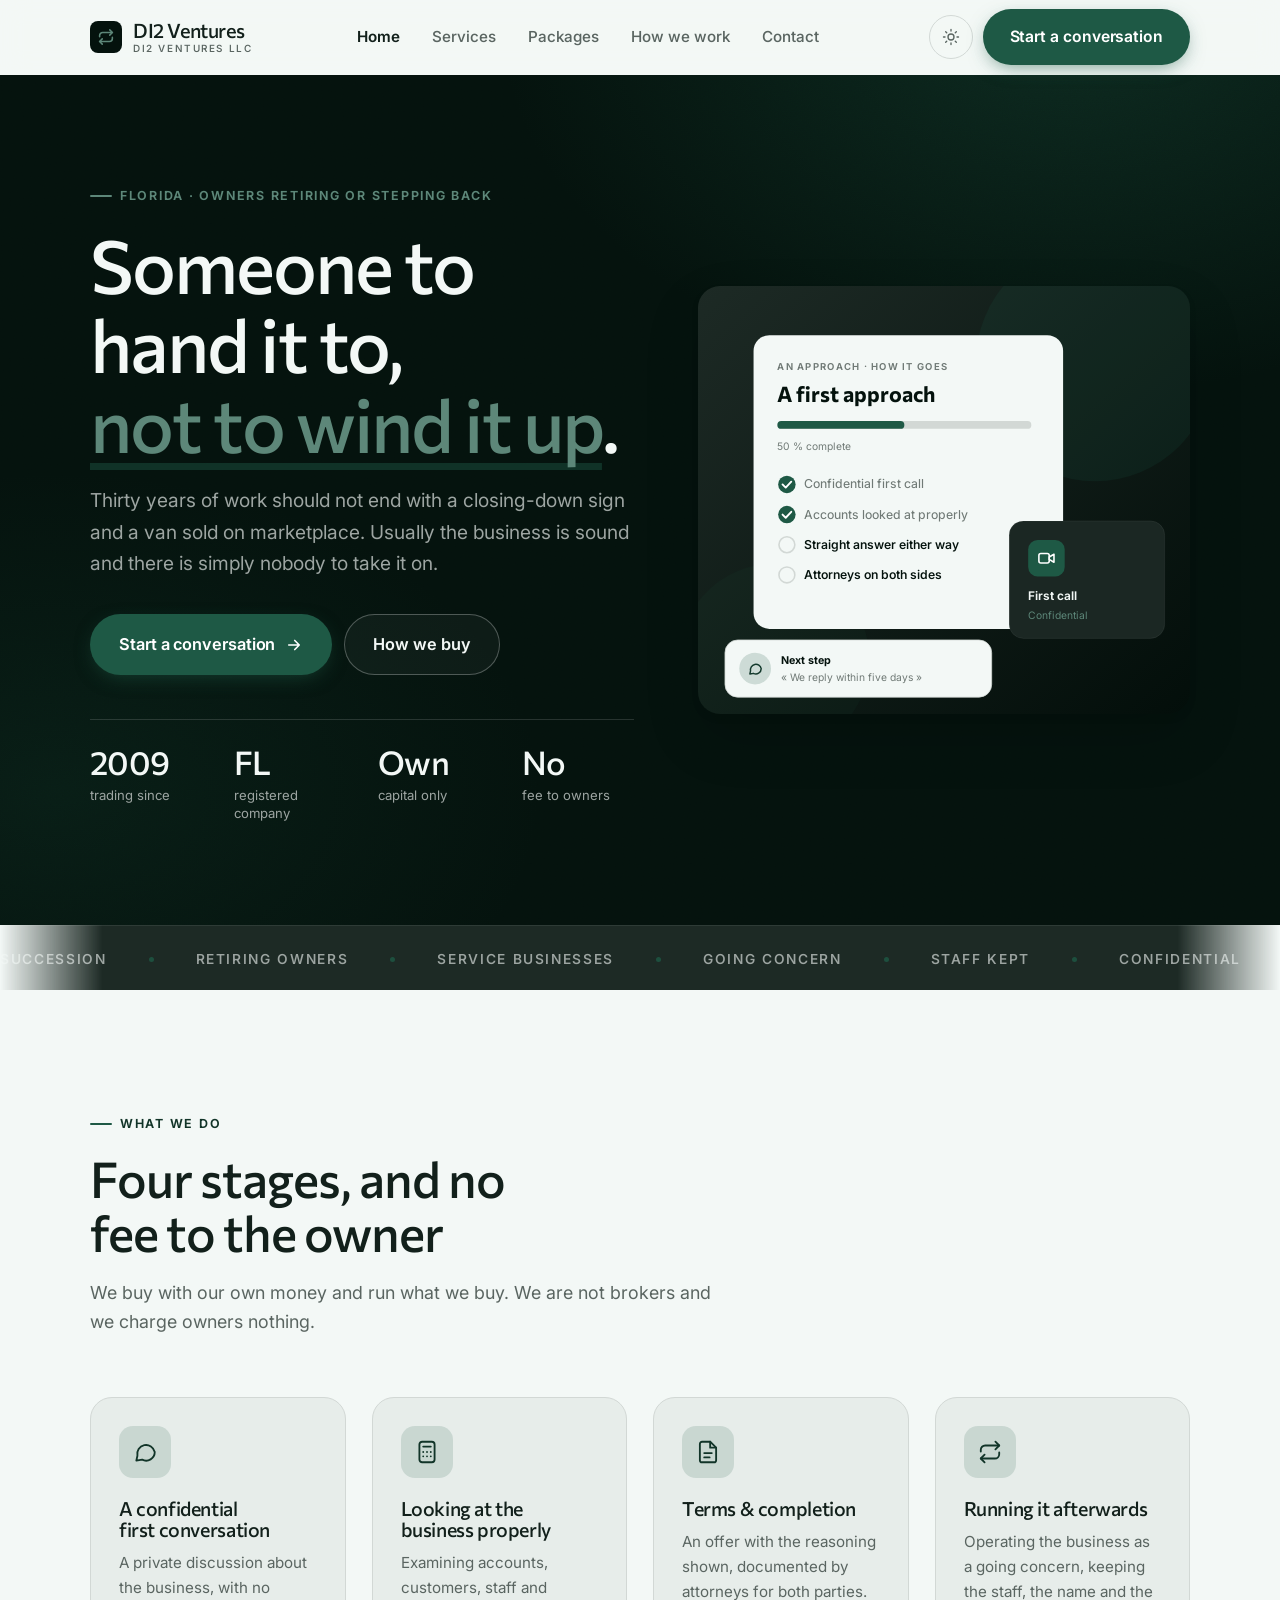
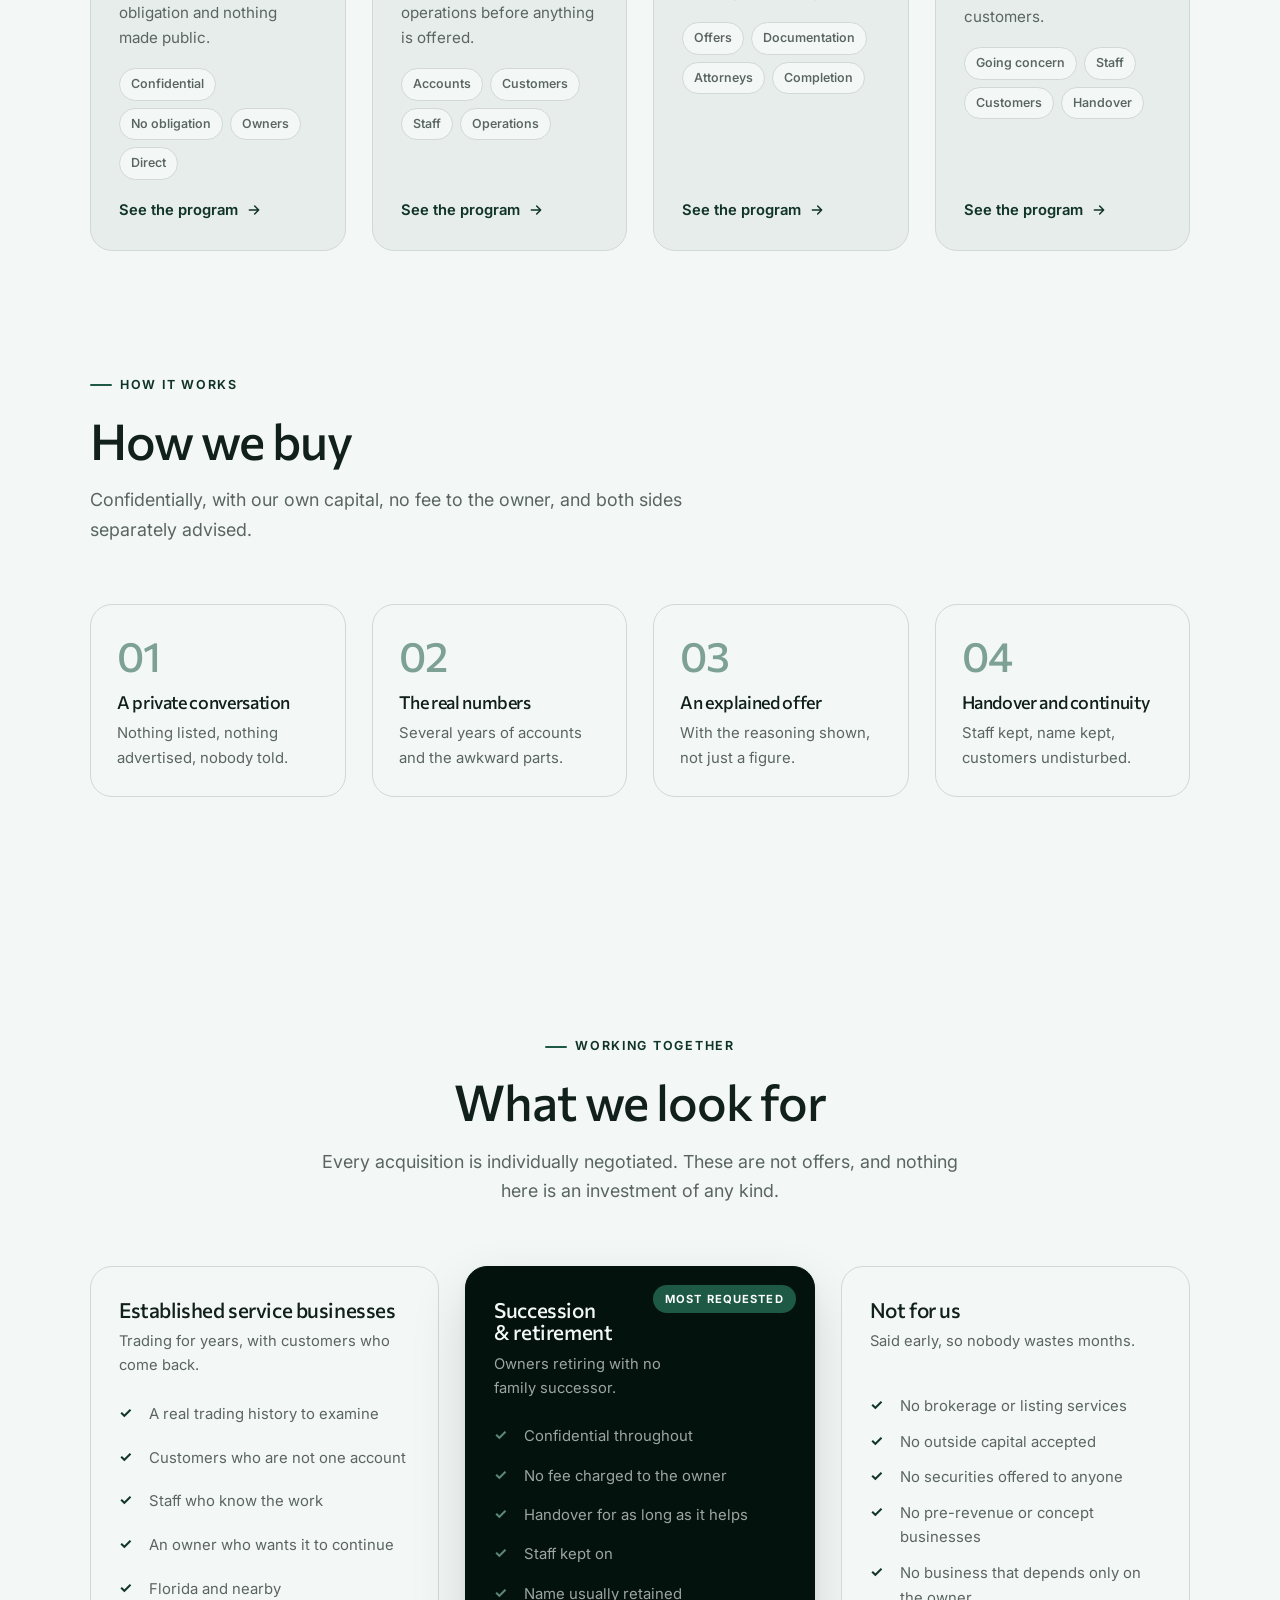
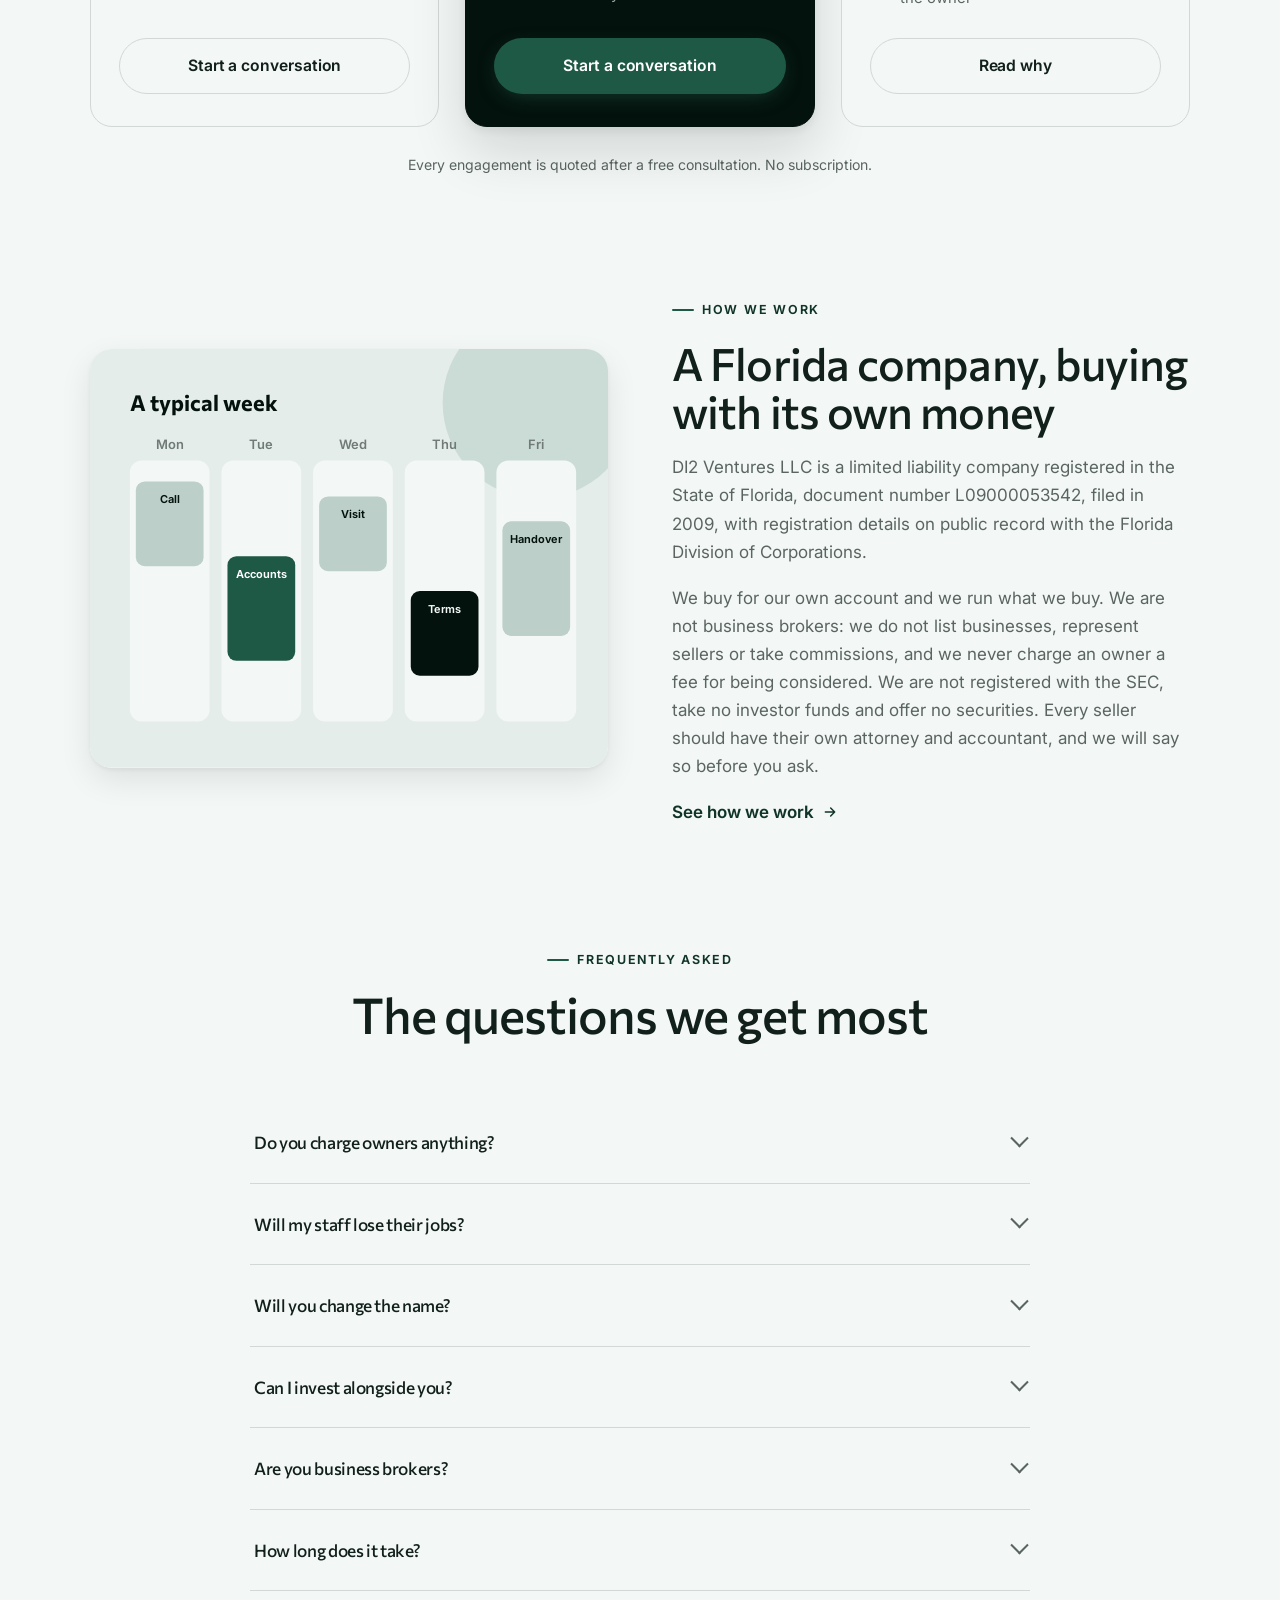
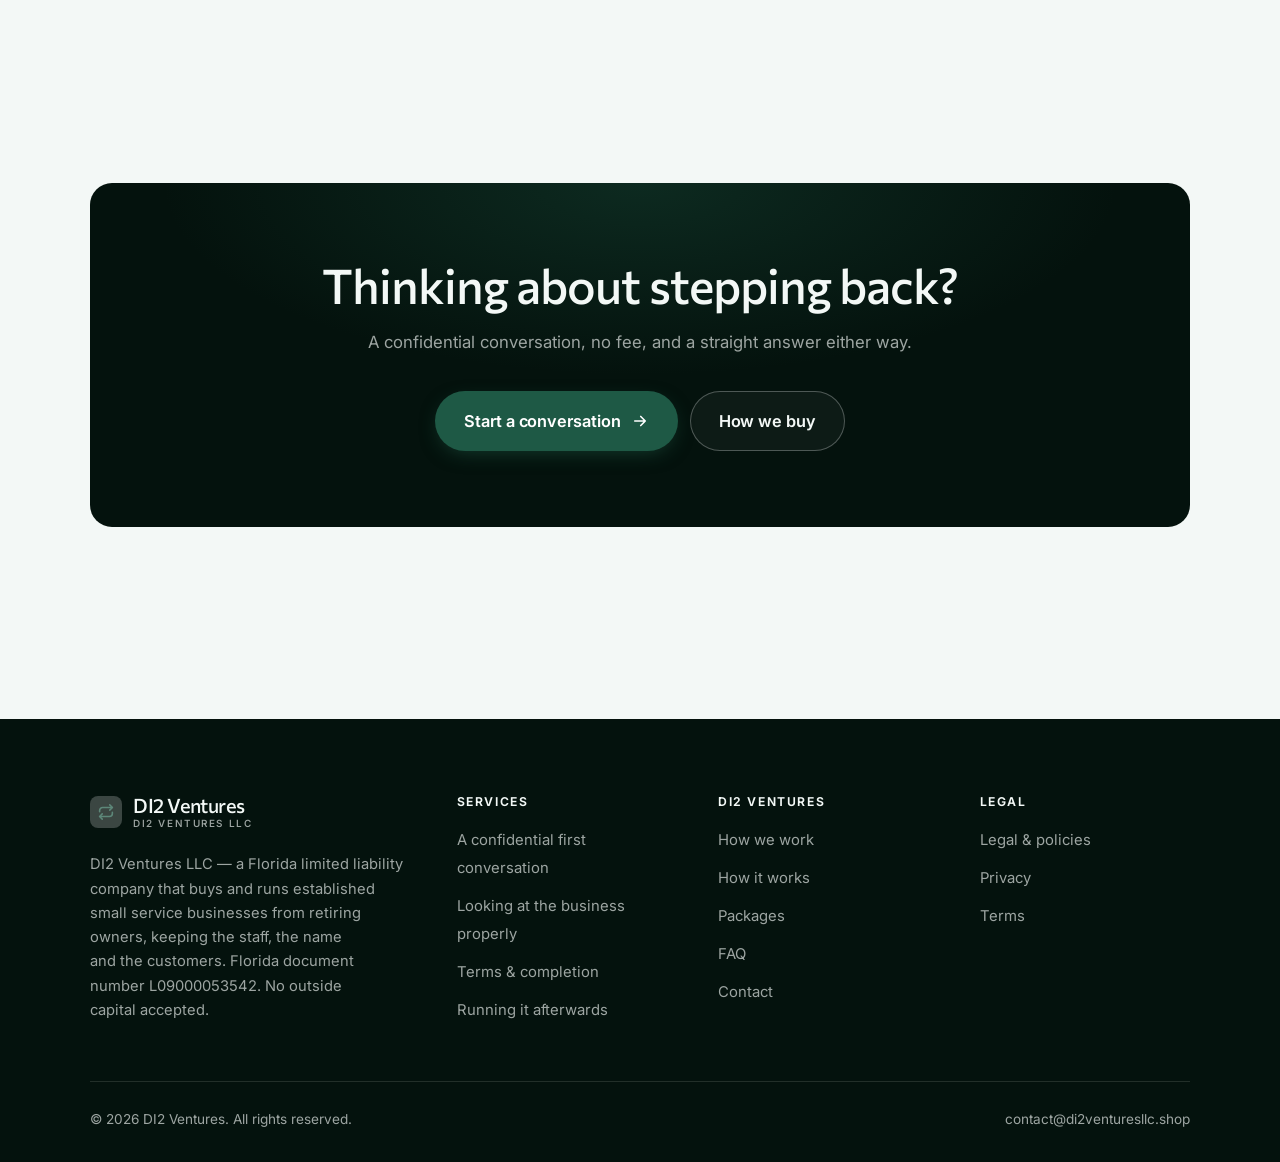
<file: index.html>
<!DOCTYPE html>
<html lang="en" class="no-js">
<head>
<meta charset="utf-8">
<meta name="viewport" content="width=device-width, initial-scale=1">
<title>DI2 Ventures LLC — buying and running small businesses</title>
<meta name="description" content="DI2 Ventures LLC, a Florida company that acquires established small service businesses from retiring owners and continues running them, keeping staff and customers.">
<link rel="canonical" href="https://di2venturesllc.shop/">

<meta property="og:type" content="website">
<meta property="og:url" content="https://di2venturesllc.shop/">
<meta property="og:site_name" content="DI2 Ventures">
<meta property="og:locale" content="en_US">
<meta property="og:title" content="DI2 Ventures LLC — buying and running small businesses">
<meta property="og:description" content="DI2 Ventures LLC, a Florida company that acquires established small service businesses from retiring owners and continues running them, keeping staff and customers.">
<meta name="theme-color" content="#04120d">

<link rel="icon" href="assets/img/favicon.svg" type="image/svg+xml">
<link rel="preconnect" href="https://fonts.googleapis.com">
<link rel="preconnect" href="https://fonts.gstatic.com" crossorigin>
<link rel="stylesheet" href="https://fonts.googleapis.com/css2?family=Commissioner:wght@400..700&family=Inter:wght@400..700&display=swap">
<link rel="stylesheet" href="assets/css/style.css">

<!-- Thème appliqué avant le premier rendu (évite le flash) -->
<script>
document.documentElement.classList.remove('no-js');
(function(){try{var t=localStorage.getItem('site-theme');if(t){document.documentElement.setAttribute('data-theme',t);}}catch(e){}})();
</script>
<script type="application/ld+json">
{
  "@context": "https://schema.org",
  "@type": "Organization",
  "name": "DI2 Ventures",
  "url": "https://di2venturesllc.shop/",
  "email": "contact@di2venturesllc.shop",
  "description": "DI2 Ventures LLC, a Florida company that acquires established small service businesses from retiring owners and continues running them, keeping staff and customers.",
  "areaServed": "US",
  "knowsLanguage": "en"
}
</script>
</head>

<body>
<a class="skip-link" href="#main">Skip to main content</a>

<header class="site-header">
  <nav class="wrap nav" aria-label="Main navigation">
    <a class="brand" href="index.html">
      <svg class="brand__mark" viewBox="0 0 64 64" aria-hidden="true">
        <rect class="bm-bg" width="64" height="64" rx="16"/>
        <g class="bm-ic" transform="translate(14 14) scale(1.5)" fill="none" stroke-width="2.1" stroke-linecap="round" stroke-linejoin="round"><path d="M17 2.5l3.5 3.5L17 9.5"/><path d="M3.5 11.5V10A4 4 0 0 1 7.5 6h13M7 21.5 3.5 18 7 14.5"/><path d="M20.5 12.5V14a4 4 0 0 1-4 4h-13"/></g>
      </svg>
      <span>DI2 Ventures<span class="brand__sub">DI2 Ventures LLC</span></span>
    </a>

    <ul class="nav__links" id="nav-links">
      <li><a href="index.html" aria-current="page">Home</a></li>
      <li><a href="programs.html">Services</a></li>
      <li><a href="index.html#pricing">Packages</a></li>
      <li><a href="about.html">How we work</a></li>
      <li><a href="contact.html">Contact</a></li>
      <li><a class="btn btn--primary" href="contact.html">Start a conversation</a></li>
    </ul>

    <div class="nav__cta">
      <button class="theme-toggle" type="button" aria-label="Switch to dark theme">
        <svg class="icon-sun" viewBox="0 0 24 24" fill="none" stroke="currentColor" stroke-width="1.8" stroke-linecap="round" aria-hidden="true"><circle cx="12" cy="12" r="4"/><path d="M12 2v2m0 16v2M2 12h2m16 0h2M4.9 4.9l1.4 1.4m11.4 11.4 1.4 1.4M19.1 4.9l-1.4 1.4M6.3 17.7l-1.4 1.4"/></svg>
        <svg class="icon-moon" viewBox="0 0 24 24" fill="none" stroke="currentColor" stroke-width="1.8" stroke-linecap="round" stroke-linejoin="round" aria-hidden="true"><path d="M21 12.8A9 9 0 1 1 11.2 3a7 7 0 0 0 9.8 9.8z"/></svg>
      </button>
      <a class="btn btn--primary" href="contact.html">Start a conversation</a>
      <button class="nav__toggle" type="button" aria-expanded="false" aria-controls="nav-links" aria-label="Open menu">
        <svg class="icon-open" viewBox="0 0 24 24" fill="none" stroke="currentColor" stroke-width="2" stroke-linecap="round" aria-hidden="true"><path d="M3 6h18M3 12h18M3 18h18"/></svg>
        <svg class="icon-close" viewBox="0 0 24 24" fill="none" stroke="currentColor" stroke-width="2" stroke-linecap="round" aria-hidden="true"><path d="M6 6l12 12M18 6L6 18"/></svg>
      </button>
    </div>
  </nav>
</header>

<main id="main">

<section class="hero">
  <div class="wrap hero__inner">
    <div>
      <span class="eyebrow hero__eyebrow">Florida · Owners retiring or stepping back</span>
      <h1>Someone to hand it to,<br> <em>not to wind it up</em>.</h1>
      <p class="hero__lede">Thirty years of work should not end with a closing-down sign and a van sold on marketplace. Usually the business is sound and there is simply nobody to take it on.</p>

      <div class="hero__actions">
        <a class="btn btn--primary btn--lg" href="contact.html">Start a conversation <svg viewBox="0 0 24 24" fill="none" stroke="currentColor" stroke-width="2.2" stroke-linecap="round" stroke-linejoin="round" aria-hidden="true"><path d="M5 12h14M13 6l6 6-6 6"/></svg></a>
        <a class="btn btn--on-dark btn--lg" href="programs.html">How we buy</a>
      </div>

      <ul class="hero__proof">
        <li><span class="stat__num">2009</span><span class="stat__label">trading since</span></li>
        <li><span class="stat__num">FL</span><span class="stat__label">registered company</span></li>
        <li><span class="stat__num">Own</span><span class="stat__label">capital only</span></li>
        <li><span class="stat__num">No</span><span class="stat__label">fee to owners</span></li>
      </ul>
    </div>

    <div class="hero__art">
      <svg viewBox="0 0 620 540" role="img" aria-label="How DI2 Ventures handles an approach from a retiring owner, from first call to completion.">
        <defs>
          <linearGradient id="hbg" x1="0" y1="0" x2="1" y2="1">
            <stop offset="0" stop-color="#1d2a25"/><stop offset="1" stop-color="#030e0a"/>
          </linearGradient>
        </defs>
        <rect width="620" height="540" rx="22" fill="url(#hbg)"/>
        <circle cx="500" cy="96" r="150" fill="#1e5945" opacity=".16"/>
        <circle cx="96" cy="470" r="120" fill="#1e5945" opacity=".08"/>

        <g style="font-family: var(--font-body)">
          <!-- Carte programme -->
          <rect x="70" y="62" width="390" height="370" rx="20" fill="#f3f8f6"/>
          <text x="100" y="106" font-size="12" font-weight="650" letter-spacing="1.6" fill="#707a76">AN APPROACH · HOW IT GOES</text>
          <text x="100" y="146" font-size="27" font-weight="700" fill="#04120d" style="font-family: var(--font-display)">A first approach</text>
          <rect x="100" y="170" width="320" height="10" rx="5" fill="#d2d8d5"/>
          <rect x="100" y="170" width="160" height="10" rx="5" fill="#1e5945"/>
          <text x="100" y="206" font-size="13" fill="#707a76">50 % complete</text>
          <circle cx="112" cy="250" r="11" fill="#1e5945"/><path d="M106.5 250l4 4 7-7.5" fill="none" stroke="#ffffff" stroke-width="2.4" stroke-linecap="round" stroke-linejoin="round"/><text x="134" y="255" font-size="15.5" fill="#707a76" font-weight="450">Confidential first call</text>
          <circle cx="112" cy="288" r="11" fill="#1e5945"/><path d="M106.5 288l4 4 7-7.5" fill="none" stroke="#ffffff" stroke-width="2.4" stroke-linecap="round" stroke-linejoin="round"/><text x="134" y="293" font-size="15.5" fill="#707a76" font-weight="450">Accounts looked at properly</text>
          <circle cx="112" cy="326" r="10" fill="none" stroke="#d2d8d5" stroke-width="2"/><text x="134" y="331" font-size="15.5" fill="#04120d" font-weight="560">Straight answer either way</text>
          <circle cx="112" cy="364" r="10" fill="none" stroke="#d2d8d5" stroke-width="2"/><text x="134" y="369" font-size="15.5" fill="#04120d" font-weight="560">Attorneys on both sides</text>

          <!-- Carte séance -->
          <rect x="392" y="296" width="196" height="148" rx="18" fill="#1b2723" stroke="#ffffff" stroke-opacity=".08"/>
          <rect x="416" y="320" width="46" height="46" rx="12" fill="#1e5945"/>
          <g transform="translate(427 331)" fill="none" stroke="#ffffff" color="#ffffff" stroke-width="2" stroke-linecap="round" stroke-linejoin="round"><rect x="2.5" y="6" width="13" height="12" rx="2.5"/><path d="M15.5 10.5 21.5 7v10l-6-3.5z"/></g>
          <text x="416" y="396" font-size="15" font-weight="650" fill="#f3f8f6">First call</text>
          <text x="416" y="420" font-size="13" fill="#5d8779">Confidential</text>

          <!-- Retour du coach -->
          <rect x="34" y="446" width="336" height="72" rx="16" fill="#f3f8f6" stroke="#d2d8d5"/>
          <circle cx="72" cy="482" r="20" fill="#cddbd6"/>
          <g transform="translate(62 472) scale(.84)" fill="none" stroke="#143a2d" stroke-width="2.2" stroke-linecap="round" stroke-linejoin="round"><path d="M21 12a8 8 0 0 1-11.6 7.1L4 20l1-4.6A8 8 0 1 1 21 12z"/></g>
          <text x="104" y="476" font-size="13.5" font-weight="700" fill="#04120d">Next step</text>
          <text x="104" y="498" font-size="13" fill="#707a76">« We reply within five days »</text>
        </g>
      </svg>
    </div>
  </div>
</section>

<div class="marquee" aria-hidden="true">
  <div class="marquee__track"><span>Succession</span><span>Retiring owners</span><span>Service businesses</span><span>Going concern</span><span>Staff kept</span><span>Confidential</span><span>Own capital</span><span>No fees</span><span>Handover</span><span>Long term</span><span>Succession</span><span>Retiring owners</span><span>Service businesses</span><span>Going concern</span><span>Staff kept</span><span>Confidential</span><span>Own capital</span><span>No fees</span><span>Handover</span><span>Long term</span></div>
</div>

<section class="section wrap" id="programs">
  <div class="section-head reveal">
    <span class="eyebrow">What we do</span>
    <h2>Four stages, and no fee to the owner</h2>
    <p>We buy with our own money and run what we buy. We are not brokers and we charge owners nothing.</p>
  </div>
  <div class="grid grid--4 reveal-group">
    <a class="card" href="programs.html#approach">
      <div class="card__icon"><svg viewBox="0 0 24 24" fill="none" stroke="currentColor" stroke-width="1.7" stroke-linecap="round" stroke-linejoin="round" aria-hidden="true"><path d="M21 12a8 8 0 0 1-11.6 7.1L4 20l1-4.6A8 8 0 1 1 21 12z"/></svg></div>
      <h3>A confidential first conversation</h3>
      <p>A private discussion about the business, with no obligation and nothing made public.</p>
      <ul class="tags"><li>Confidential</li><li>No obligation</li><li>Owners</li><li>Direct</li></ul>
      <span class="arrow-link">See the program <svg viewBox="0 0 24 24" fill="none" stroke="currentColor" stroke-width="2.2" stroke-linecap="round" stroke-linejoin="round" aria-hidden="true"><path d="M5 12h14M13 6l6 6-6 6"/></svg></span>
    </a>
    <a class="card" href="programs.html#review">
      <div class="card__icon"><svg viewBox="0 0 24 24" fill="none" stroke="currentColor" stroke-width="1.7" stroke-linecap="round" stroke-linejoin="round" aria-hidden="true"><rect x="5" y="2.5" width="14" height="19" rx="2.5"/><path d="M8.5 7h7M8.5 12h.01M12 12h.01M15.5 12h.01M8.5 16h.01M12 16h.01M15.5 16h.01"/></svg></div>
      <h3>Looking at the business properly</h3>
      <p>Examining accounts, customers, staff and operations before anything is offered.</p>
      <ul class="tags"><li>Accounts</li><li>Customers</li><li>Staff</li><li>Operations</li></ul>
      <span class="arrow-link">See the program <svg viewBox="0 0 24 24" fill="none" stroke="currentColor" stroke-width="2.2" stroke-linecap="round" stroke-linejoin="round" aria-hidden="true"><path d="M5 12h14M13 6l6 6-6 6"/></svg></span>
    </a>
    <a class="card" href="programs.html#terms">
      <div class="card__icon"><svg viewBox="0 0 24 24" fill="none" stroke="currentColor" stroke-width="1.7" stroke-linecap="round" stroke-linejoin="round" aria-hidden="true"><path d="M14 2.5H6.5A2 2 0 0 0 4.5 4.5v15a2 2 0 0 0 2 2h11a2 2 0 0 0 2-2V8z"/><path d="M14 2.5V8h5.5M8.5 13h7M8.5 17h5"/></svg></div>
      <h3>Terms &amp; completion</h3>
      <p>An offer with the reasoning shown, documented by attorneys for both parties.</p>
      <ul class="tags"><li>Offers</li><li>Documentation</li><li>Attorneys</li><li>Completion</li></ul>
      <span class="arrow-link">See the program <svg viewBox="0 0 24 24" fill="none" stroke="currentColor" stroke-width="2.2" stroke-linecap="round" stroke-linejoin="round" aria-hidden="true"><path d="M5 12h14M13 6l6 6-6 6"/></svg></span>
    </a>
    <a class="card" href="programs.html#run">
      <div class="card__icon"><svg viewBox="0 0 24 24" fill="none" stroke="currentColor" stroke-width="1.7" stroke-linecap="round" stroke-linejoin="round" aria-hidden="true"><path d="M17 2.5l3.5 3.5L17 9.5"/><path d="M3.5 11.5V10A4 4 0 0 1 7.5 6h13M7 21.5 3.5 18 7 14.5"/><path d="M20.5 12.5V14a4 4 0 0 1-4 4h-13"/></svg></div>
      <h3>Running it afterwards</h3>
      <p>Operating the business as a going concern, keeping the staff, the name and the customers.</p>
      <ul class="tags"><li>Going concern</li><li>Staff</li><li>Customers</li><li>Handover</li></ul>
      <span class="arrow-link">See the program <svg viewBox="0 0 24 24" fill="none" stroke="currentColor" stroke-width="2.2" stroke-linecap="round" stroke-linejoin="round" aria-hidden="true"><path d="M5 12h14M13 6l6 6-6 6"/></svg></span>
    </a>
  </div>
</section>

<section class="section section--flush wrap" id="how-it-works">
  <div class="section-head reveal">
    <span class="eyebrow">How it works</span>
    <h2>How we buy</h2>
    <p>Confidentially, with our own capital, no fee to the owner, and both sides separately advised.</p>
  </div>
  <div class="grid grid--4 steps reveal-group">
    <article class="step">
      <h3>A private conversation</h3>
      <p>Nothing listed, nothing advertised, nobody told.</p>
    </article>
    <article class="step">
      <h3>The real numbers</h3>
      <p>Several years of accounts and the awkward parts.</p>
    </article>
    <article class="step">
      <h3>An explained offer</h3>
      <p>With the reasoning shown, not just a figure.</p>
    </article>
    <article class="step">
      <h3>Handover and continuity</h3>
      <p>Staff kept, name kept, customers undisturbed.</p>
    </article>
  </div>
</section>

<section class="section wrap" id="pricing">
  <div class="section-head section-head--center reveal">
    <span class="eyebrow">Working together</span>
    <h2>What we look for</h2>
    <p>Every acquisition is individually negotiated. These are not offers, and nothing here is an investment of any kind.</p>
  </div>
  <div class="grid grid--3 plans reveal-group">
    <article class="plan">
      
      <h3>Established service businesses</h3>
      <p class="plan__desc">Trading for years, with customers who come back.</p>
      
      <ul class="plan__features">
        <li>A real trading history to examine</li>
        <li>Customers who are not one account</li>
        <li>Staff who know the work</li>
        <li>An owner who wants it to continue</li>
        <li>Florida and nearby</li>
      </ul>
      <a class="btn btn--ghost btn--block" href="contact.html">Start a conversation</a>
    </article>
    <article class="plan plan--featured">
      <span class="plan__tag">Most requested</span>
      <h3>Succession &amp; retirement</h3>
      <p class="plan__desc">Owners retiring with no family successor.</p>
      
      <ul class="plan__features">
        <li>Confidential throughout</li>
        <li>No fee charged to the owner</li>
        <li>Handover for as long as it helps</li>
        <li>Staff kept on</li>
        <li>Name usually retained</li>
      </ul>
      <a class="btn btn--primary btn--block" href="contact.html">Start a conversation</a>
    </article>
    <article class="plan">
      
      <h3>Not for us</h3>
      <p class="plan__desc">Said early, so nobody wastes months.</p>
      
      <ul class="plan__features">
        <li>No brokerage or listing services</li>
        <li>No outside capital accepted</li>
        <li>No securities offered to anyone</li>
        <li>No pre-revenue or concept businesses</li>
        <li>No business that depends only on the owner</li>
      </ul>
      <a class="btn btn--ghost btn--block" href="contact.html">Read why</a>
    </article>
  </div>
  <p class="plans-note">Every engagement is quoted after a free consultation. No subscription.</p>
</section>

<section class="section section--flush wrap">
  <div class="split reveal">
    <div class="split__art">
      <svg viewBox="0 0 520 420" role="img" aria-label="Example of a typical week: Call, Accounts, Visit, Terms, Handover.">
        <rect width="520" height="420" rx="20" fill="#e4edea"/>
        <circle cx="450" cy="54" r="96" fill="#1e5945" opacity=".12"/>
        <g style="font-family: var(--font-body)">
        <text x="40" y="62" font-size="22" font-weight="700" fill="#04120d" style="font-family: var(--font-display)">A typical week</text>
        <text x="80" y="100" text-anchor="middle" font-size="13" font-weight="600" fill="#707a76">Mon</text>
        <rect x="40" y="112" width="80" height="262" rx="12" fill="#f3f8f6"/>
        <rect x="46" y="133" width="68" height="85" rx="9" fill="#bccfc8"/>
        <text x="80" y="155" text-anchor="middle" font-size="11" font-weight="650" fill="#04120d">Call</text>
        <text x="172" y="100" text-anchor="middle" font-size="13" font-weight="600" fill="#707a76">Tue</text>
        <rect x="132" y="112" width="80" height="262" rx="12" fill="#f3f8f6"/>
        <rect x="138" y="208" width="68" height="105" rx="9" fill="#1e5945"/>
        <text x="172" y="230" text-anchor="middle" font-size="11" font-weight="650" fill="#ffffff">Accounts</text>
        <text x="264" y="100" text-anchor="middle" font-size="13" font-weight="600" fill="#707a76">Wed</text>
        <rect x="224" y="112" width="80" height="262" rx="12" fill="#f3f8f6"/>
        <rect x="230" y="148" width="68" height="75" rx="9" fill="#bccfc8"/>
        <text x="264" y="170" text-anchor="middle" font-size="11" font-weight="650" fill="#04120d">Visit</text>
        <text x="356" y="100" text-anchor="middle" font-size="13" font-weight="600" fill="#707a76">Thu</text>
        <rect x="316" y="112" width="80" height="262" rx="12" fill="#f3f8f6"/>
        <rect x="322" y="243" width="68" height="85" rx="9" fill="#04120d"/>
        <text x="356" y="265" text-anchor="middle" font-size="11" font-weight="650" fill="#f3f8f6">Terms</text>
        <text x="448" y="100" text-anchor="middle" font-size="13" font-weight="600" fill="#707a76">Fri</text>
        <rect x="408" y="112" width="80" height="262" rx="12" fill="#f3f8f6"/>
        <rect x="414" y="173" width="68" height="115" rx="9" fill="#bccfc8"/>
        <text x="448" y="195" text-anchor="middle" font-size="11" font-weight="650" fill="#04120d">Handover</text>
        </g>
      </svg>
    </div>
    <div>
      <span class="eyebrow">How we work</span>
      <h2>A Florida company, buying with its own money</h2>
      <p>DI2 Ventures LLC is a limited liability company registered in the State of Florida, document number L09000053542, filed in 2009, with registration details on public record with the Florida Division of Corporations.</p>
      <p>We buy for our own account and we run what we buy. We are not business brokers: we do not list businesses, represent sellers or take commissions, and we never charge an owner a fee for being considered. We are not registered with the SEC, take no investor funds and offer no securities. Every seller should have their own attorney and accountant, and we will say so before you ask.</p>
      <p><a class="arrow-link" href="about.html">See how we work <svg viewBox="0 0 24 24" fill="none" stroke="currentColor" stroke-width="2.2" stroke-linecap="round" stroke-linejoin="round" aria-hidden="true"><path d="M5 12h14M13 6l6 6-6 6"/></svg></a></p>
    </div>
  </div>
</section>

<section class="section section--flush wrap" id="faq">
  <div class="section-head section-head--center reveal">
    <span class="eyebrow">Frequently asked</span>
    <h2>The questions we get most</h2>
  </div>
  <div class="faq reveal">
    <details>
      <summary>Do you charge owners anything?</summary>
      <p>Never. Not to talk, not to be assessed, not at completion. Anyone asking a retiring owner for an upfront fee is running a different kind of business.</p>
    </details>
    <details>
      <summary>Will my staff lose their jobs?</summary>
      <p>That is the opposite of why we buy. The staff are most of what we are buying — they hold the knowledge and the customer relationships.</p>
    </details>
    <details>
      <summary>Will you change the name?</summary>
      <p>Usually not. A name customers have trusted for twenty years is an asset, and replacing it with ours would be destroying value we just paid for.</p>
    </details>
    <details>
      <summary>Can I invest alongside you?</summary>
      <p>No. We use our own capital and accept no outside funds. There is no offering here of any kind.</p>
    </details>
    <details>
      <summary>Are you business brokers?</summary>
      <p>No. We buy for ourselves. We do not list businesses, represent sellers or charge commission — and you should still get your own attorney.</p>
    </details>
    <details>
      <summary>How long does it take?</summary>
      <p>Months rather than weeks, mostly spent on diligence and documentation. We will give you an honest timeline instead of an encouraging one.</p>
    </details>
  </div>
</section>

<section class="wrap section--tight">
  <div class="cta-band reveal">
    <h2>Thinking about stepping back?</h2>
    <p>A confidential conversation, no fee, and a straight answer either way.</p>
    <div class="hero__actions">
      <a class="btn btn--primary btn--lg" href="contact.html">Start a conversation <svg viewBox="0 0 24 24" fill="none" stroke="currentColor" stroke-width="2.2" stroke-linecap="round" stroke-linejoin="round" aria-hidden="true"><path d="M5 12h14M13 6l6 6-6 6"/></svg></a>
      <a class="btn btn--on-dark btn--lg" href="programs.html">How we buy</a>
    </div>
  </div>
</section>

</main>

<footer class="site-footer">
  <div class="wrap">
    <div class="footer__grid">
      <div class="footer__brand">
        <a class="brand" href="index.html">
          <svg class="brand__mark" viewBox="0 0 64 64" aria-hidden="true">
        <rect class="bm-bg" width="64" height="64" rx="16"/>
        <g class="bm-ic" transform="translate(14 14) scale(1.5)" fill="none" stroke-width="2.1" stroke-linecap="round" stroke-linejoin="round"><path d="M17 2.5l3.5 3.5L17 9.5"/><path d="M3.5 11.5V10A4 4 0 0 1 7.5 6h13M7 21.5 3.5 18 7 14.5"/><path d="M20.5 12.5V14a4 4 0 0 1-4 4h-13"/></g>
      </svg>
          <span>DI2 Ventures<span class="brand__sub">DI2 Ventures LLC</span></span>
        </a>
        <p>DI2 Ventures LLC — a Florida limited liability company that buys and runs established small service businesses from retiring owners, keeping the staff, the name and the customers. Florida document number L09000053542. No outside capital accepted.</p>
      </div>

      <div class="footer__col">
        <h4>Services</h4>
        <ul>
          <li><a href="programs.html#approach">A confidential first conversation</a></li>
          <li><a href="programs.html#review">Looking at the business properly</a></li>
          <li><a href="programs.html#terms">Terms &amp; completion</a></li>
          <li><a href="programs.html#run">Running it afterwards</a></li>
        </ul>
      </div>

      <div class="footer__col">
        <h4>DI2 Ventures</h4>
        <ul>
          <li><a href="about.html">How we work</a></li>
          <li><a href="index.html#how-it-works">How it works</a></li>
          <li><a href="index.html#pricing">Packages</a></li>
          <li><a href="index.html#faq">FAQ</a></li>
          <li><a href="contact.html">Contact</a></li>
        </ul>
      </div>

      <div class="footer__col">
        <h4>Legal</h4>
        <ul>
          <li><a href="legal.html">Legal &amp; policies</a></li>
          <li><a href="legal.html#privacy">Privacy</a></li>
          <li><a href="legal.html#terms">Terms</a></li>
        </ul>
      </div>
    </div>

    <div class="footer__bottom">
      <p>© <span data-year>2026</span> DI2 Ventures. All rights reserved.</p>
      <p><a href="mailto:contact@di2venturesllc.shop">contact@di2venturesllc.shop</a></p>
    </div>
  </div>
</footer>

<script src="assets/js/main.js" defer></script>
</body>
</html>
</file>
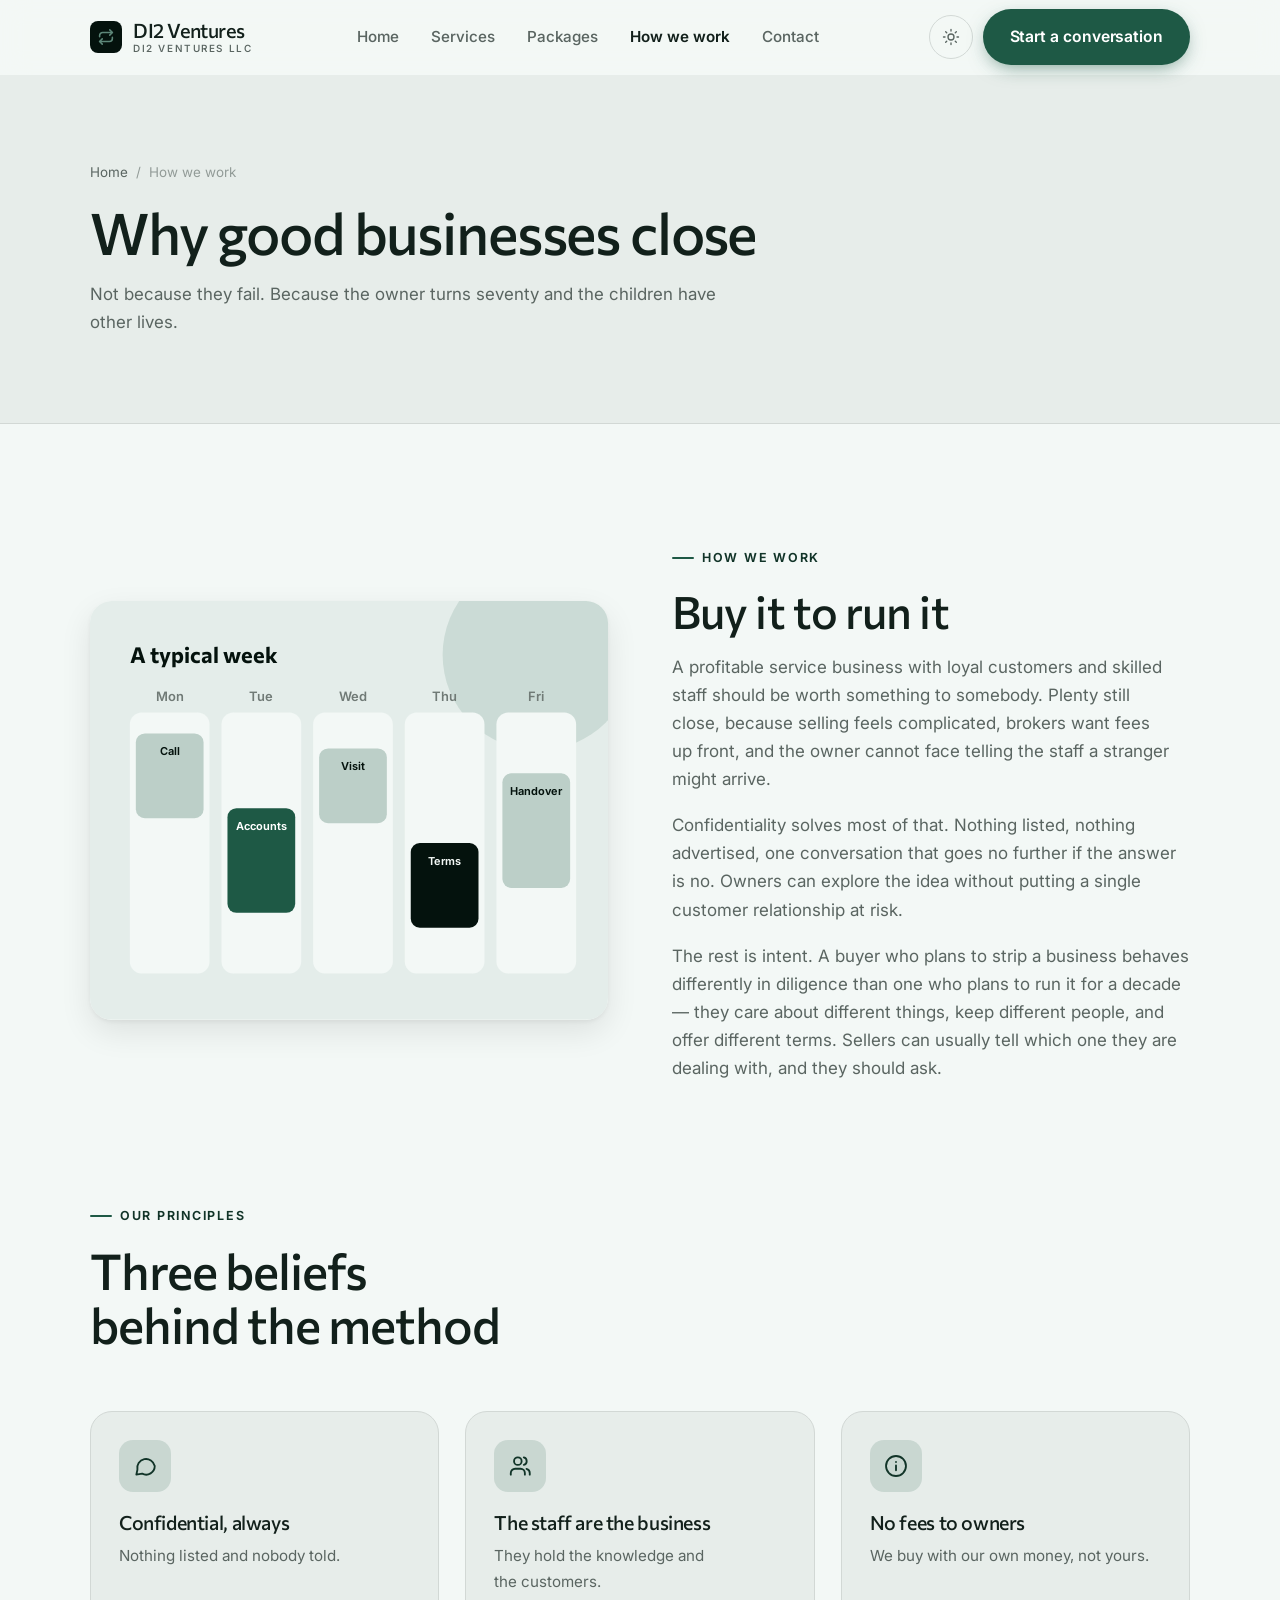
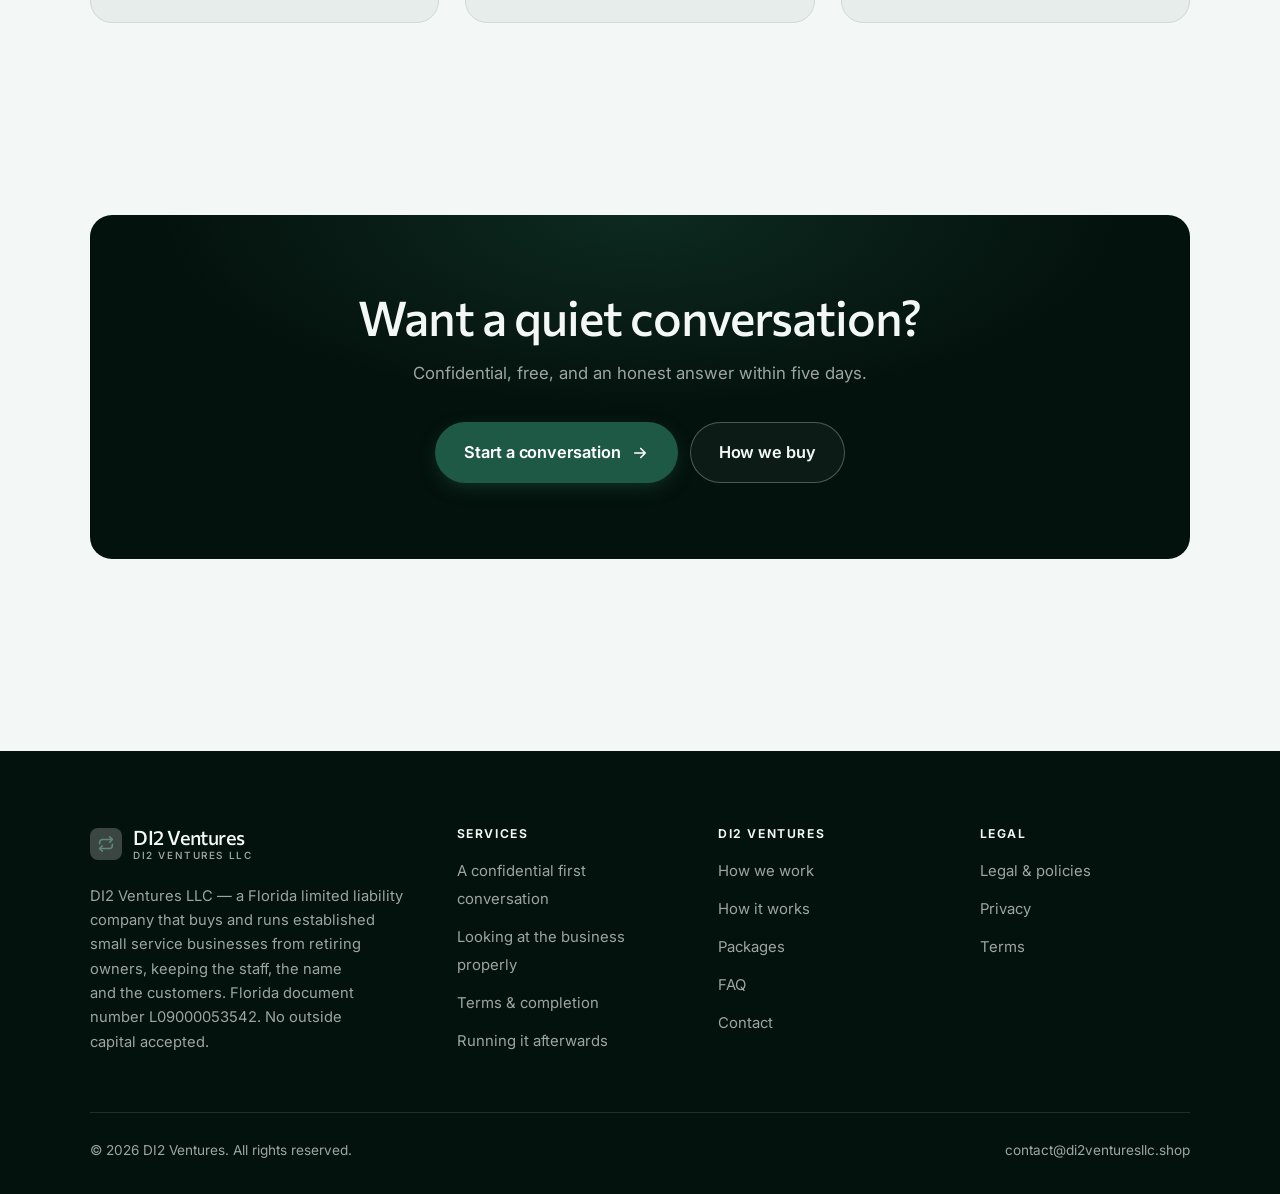
<file: about.html>
<!DOCTYPE html>
<html lang="en" class="no-js">
<head>
<meta charset="utf-8">
<meta name="viewport" content="width=device-width, initial-scale=1">
<title>How we work — DI2 Ventures</title>
<meta name="description" content="About DI2 Ventures LLC, a Florida company acquiring and operating small service businesses, document number L09000053542.">
<link rel="canonical" href="https://di2venturesllc.shop/about.html">

<meta property="og:type" content="website">
<meta property="og:url" content="https://di2venturesllc.shop/about.html">
<meta property="og:site_name" content="DI2 Ventures">
<meta property="og:locale" content="en_US">
<meta property="og:title" content="How we work — DI2 Ventures">
<meta property="og:description" content="About DI2 Ventures LLC, a Florida company acquiring and operating small service businesses, document number L09000053542.">
<meta name="theme-color" content="#04120d">

<link rel="icon" href="assets/img/favicon.svg" type="image/svg+xml">
<link rel="preconnect" href="https://fonts.googleapis.com">
<link rel="preconnect" href="https://fonts.gstatic.com" crossorigin>
<link rel="stylesheet" href="https://fonts.googleapis.com/css2?family=Commissioner:wght@400..700&family=Inter:wght@400..700&display=swap">
<link rel="stylesheet" href="assets/css/style.css">

<!-- Thème appliqué avant le premier rendu (évite le flash) -->
<script>
document.documentElement.classList.remove('no-js');
(function(){try{var t=localStorage.getItem('site-theme');if(t){document.documentElement.setAttribute('data-theme',t);}}catch(e){}})();
</script>
</head>

<body>
<a class="skip-link" href="#main">Skip to main content</a>

<header class="site-header">
  <nav class="wrap nav" aria-label="Main navigation">
    <a class="brand" href="index.html">
      <svg class="brand__mark" viewBox="0 0 64 64" aria-hidden="true">
        <rect class="bm-bg" width="64" height="64" rx="16"/>
        <g class="bm-ic" transform="translate(14 14) scale(1.5)" fill="none" stroke-width="2.1" stroke-linecap="round" stroke-linejoin="round"><path d="M17 2.5l3.5 3.5L17 9.5"/><path d="M3.5 11.5V10A4 4 0 0 1 7.5 6h13M7 21.5 3.5 18 7 14.5"/><path d="M20.5 12.5V14a4 4 0 0 1-4 4h-13"/></g>
      </svg>
      <span>DI2 Ventures<span class="brand__sub">DI2 Ventures LLC</span></span>
    </a>

    <ul class="nav__links" id="nav-links">
      <li><a href="index.html">Home</a></li>
      <li><a href="programs.html">Services</a></li>
      <li><a href="index.html#pricing">Packages</a></li>
      <li><a href="about.html" aria-current="page">How we work</a></li>
      <li><a href="contact.html">Contact</a></li>
      <li><a class="btn btn--primary" href="contact.html">Start a conversation</a></li>
    </ul>

    <div class="nav__cta">
      <button class="theme-toggle" type="button" aria-label="Switch to dark theme">
        <svg class="icon-sun" viewBox="0 0 24 24" fill="none" stroke="currentColor" stroke-width="1.8" stroke-linecap="round" aria-hidden="true"><circle cx="12" cy="12" r="4"/><path d="M12 2v2m0 16v2M2 12h2m16 0h2M4.9 4.9l1.4 1.4m11.4 11.4 1.4 1.4M19.1 4.9l-1.4 1.4M6.3 17.7l-1.4 1.4"/></svg>
        <svg class="icon-moon" viewBox="0 0 24 24" fill="none" stroke="currentColor" stroke-width="1.8" stroke-linecap="round" stroke-linejoin="round" aria-hidden="true"><path d="M21 12.8A9 9 0 1 1 11.2 3a7 7 0 0 0 9.8 9.8z"/></svg>
      </button>
      <a class="btn btn--primary" href="contact.html">Start a conversation</a>
      <button class="nav__toggle" type="button" aria-expanded="false" aria-controls="nav-links" aria-label="Open menu">
        <svg class="icon-open" viewBox="0 0 24 24" fill="none" stroke="currentColor" stroke-width="2" stroke-linecap="round" aria-hidden="true"><path d="M3 6h18M3 12h18M3 18h18"/></svg>
        <svg class="icon-close" viewBox="0 0 24 24" fill="none" stroke="currentColor" stroke-width="2" stroke-linecap="round" aria-hidden="true"><path d="M6 6l12 12M18 6L6 18"/></svg>
      </button>
    </div>
  </nav>
</header>

<main id="main">

<section class="page-head">
  <div class="wrap">
    <nav class="breadcrumb" aria-label="Breadcrumb">
      <a href="index.html">Home</a><span>/</span><span aria-current="page">How we work</span>
    </nav>
    <h1>Why good businesses close</h1>
    <p>Not because they fail. Because the owner turns seventy and the children have other lives.</p>
  </div>
</section>

<section class="section wrap">
  <div class="split reveal">
    <div class="split__art">
      <svg viewBox="0 0 520 420" role="img" aria-label="Example of a typical week: Call, Accounts, Visit, Terms, Handover.">
        <rect width="520" height="420" rx="20" fill="#e4edea"/>
        <circle cx="450" cy="54" r="96" fill="#1e5945" opacity=".12"/>
        <g style="font-family: var(--font-body)">
        <text x="40" y="62" font-size="22" font-weight="700" fill="#04120d" style="font-family: var(--font-display)">A typical week</text>
        <text x="80" y="100" text-anchor="middle" font-size="13" font-weight="600" fill="#707a76">Mon</text>
        <rect x="40" y="112" width="80" height="262" rx="12" fill="#f3f8f6"/>
        <rect x="46" y="133" width="68" height="85" rx="9" fill="#bccfc8"/>
        <text x="80" y="155" text-anchor="middle" font-size="11" font-weight="650" fill="#04120d">Call</text>
        <text x="172" y="100" text-anchor="middle" font-size="13" font-weight="600" fill="#707a76">Tue</text>
        <rect x="132" y="112" width="80" height="262" rx="12" fill="#f3f8f6"/>
        <rect x="138" y="208" width="68" height="105" rx="9" fill="#1e5945"/>
        <text x="172" y="230" text-anchor="middle" font-size="11" font-weight="650" fill="#ffffff">Accounts</text>
        <text x="264" y="100" text-anchor="middle" font-size="13" font-weight="600" fill="#707a76">Wed</text>
        <rect x="224" y="112" width="80" height="262" rx="12" fill="#f3f8f6"/>
        <rect x="230" y="148" width="68" height="75" rx="9" fill="#bccfc8"/>
        <text x="264" y="170" text-anchor="middle" font-size="11" font-weight="650" fill="#04120d">Visit</text>
        <text x="356" y="100" text-anchor="middle" font-size="13" font-weight="600" fill="#707a76">Thu</text>
        <rect x="316" y="112" width="80" height="262" rx="12" fill="#f3f8f6"/>
        <rect x="322" y="243" width="68" height="85" rx="9" fill="#04120d"/>
        <text x="356" y="265" text-anchor="middle" font-size="11" font-weight="650" fill="#f3f8f6">Terms</text>
        <text x="448" y="100" text-anchor="middle" font-size="13" font-weight="600" fill="#707a76">Fri</text>
        <rect x="408" y="112" width="80" height="262" rx="12" fill="#f3f8f6"/>
        <rect x="414" y="173" width="68" height="115" rx="9" fill="#bccfc8"/>
        <text x="448" y="195" text-anchor="middle" font-size="11" font-weight="650" fill="#04120d">Handover</text>
        </g>
      </svg>
    </div>
    <div>
      <span class="eyebrow">How we work</span>
      <h2>Buy it to run it</h2>
      <p>A profitable service business with loyal customers and skilled staff should be worth something to somebody. Plenty still close, because selling feels complicated, brokers want fees up front, and the owner cannot face telling the staff a stranger might arrive.</p>
      <p>Confidentiality solves most of that. Nothing listed, nothing advertised, one conversation that goes no further if the answer is no. Owners can explore the idea without putting a single customer relationship at risk.</p>
      <p>The rest is intent. A buyer who plans to strip a business behaves differently in diligence than one who plans to run it for a decade — they care about different things, keep different people, and offer different terms. Sellers can usually tell which one they are dealing with, and they should ask.</p>
      <!--
        TO DO: add a short introduction of the coach (name, real background),
        with a photo if possible. Do not invent credentials — see README.md.
      -->
    </div>
  </div>
</section>

<section class="section section--flush wrap">
  <div class="section-head reveal">
    <span class="eyebrow">Our principles</span>
    <h2>Three beliefs behind the method</h2>
  </div>
  <div class="grid grid--3 reveal-group">
    <article class="card">
      <div class="card__icon"><svg viewBox="0 0 24 24" fill="none" stroke="currentColor" stroke-width="1.7" stroke-linecap="round" stroke-linejoin="round" aria-hidden="true"><path d="M21 12a8 8 0 0 1-11.6 7.1L4 20l1-4.6A8 8 0 1 1 21 12z"/></svg></div>
      <h3>Confidential, always</h3>
      <p>Nothing listed and nobody told.</p>
    </article>
    <article class="card">
      <div class="card__icon"><svg viewBox="0 0 24 24" fill="none" stroke="currentColor" stroke-width="1.7" stroke-linecap="round" stroke-linejoin="round" aria-hidden="true"><path d="M16.5 20v-1.5a4 4 0 0 0-4-4h-5a4 4 0 0 0-4 4V20"/><circle cx="10" cy="7.5" r="3.5"/><path d="M21 20v-1.5a4 4 0 0 0-3-3.9M15.5 4.1a3.5 3.5 0 0 1 0 6.8"/></svg></div>
      <h3>The staff are the business</h3>
      <p>They hold the knowledge and the customers.</p>
    </article>
    <article class="card">
      <div class="card__icon"><svg viewBox="0 0 24 24" fill="none" stroke="currentColor" stroke-width="1.7" stroke-linecap="round" stroke-linejoin="round" aria-hidden="true"><circle cx="12" cy="12" r="9.2"/><path d="M12 16v-4.5M12 8.2v.1"/></svg></div>
      <h3>No fees to owners</h3>
      <p>We buy with our own money, not yours.</p>
    </article>
  </div>
</section>

<section class="wrap section--tight">
  <div class="cta-band reveal">
    <h2>Want a quiet conversation?</h2>
    <p>Confidential, free, and an honest answer within five days.</p>
    <div class="hero__actions">
      <a class="btn btn--primary btn--lg" href="contact.html">Start a conversation <svg viewBox="0 0 24 24" fill="none" stroke="currentColor" stroke-width="2.2" stroke-linecap="round" stroke-linejoin="round" aria-hidden="true"><path d="M5 12h14M13 6l6 6-6 6"/></svg></a>
      <a class="btn btn--on-dark btn--lg" href="programs.html">How we buy</a>
    </div>
  </div>
</section>

</main>

<footer class="site-footer">
  <div class="wrap">
    <div class="footer__grid">
      <div class="footer__brand">
        <a class="brand" href="index.html">
          <svg class="brand__mark" viewBox="0 0 64 64" aria-hidden="true">
        <rect class="bm-bg" width="64" height="64" rx="16"/>
        <g class="bm-ic" transform="translate(14 14) scale(1.5)" fill="none" stroke-width="2.1" stroke-linecap="round" stroke-linejoin="round"><path d="M17 2.5l3.5 3.5L17 9.5"/><path d="M3.5 11.5V10A4 4 0 0 1 7.5 6h13M7 21.5 3.5 18 7 14.5"/><path d="M20.5 12.5V14a4 4 0 0 1-4 4h-13"/></g>
      </svg>
          <span>DI2 Ventures<span class="brand__sub">DI2 Ventures LLC</span></span>
        </a>
        <p>DI2 Ventures LLC — a Florida limited liability company that buys and runs established small service businesses from retiring owners, keeping the staff, the name and the customers. Florida document number L09000053542. No outside capital accepted.</p>
      </div>

      <div class="footer__col">
        <h4>Services</h4>
        <ul>
          <li><a href="programs.html#approach">A confidential first conversation</a></li>
          <li><a href="programs.html#review">Looking at the business properly</a></li>
          <li><a href="programs.html#terms">Terms &amp; completion</a></li>
          <li><a href="programs.html#run">Running it afterwards</a></li>
        </ul>
      </div>

      <div class="footer__col">
        <h4>DI2 Ventures</h4>
        <ul>
          <li><a href="about.html">How we work</a></li>
          <li><a href="index.html#how-it-works">How it works</a></li>
          <li><a href="index.html#pricing">Packages</a></li>
          <li><a href="index.html#faq">FAQ</a></li>
          <li><a href="contact.html">Contact</a></li>
        </ul>
      </div>

      <div class="footer__col">
        <h4>Legal</h4>
        <ul>
          <li><a href="legal.html">Legal &amp; policies</a></li>
          <li><a href="legal.html#privacy">Privacy</a></li>
          <li><a href="legal.html#terms">Terms</a></li>
        </ul>
      </div>
    </div>

    <div class="footer__bottom">
      <p>© <span data-year>2026</span> DI2 Ventures. All rights reserved.</p>
      <p><a href="mailto:contact@di2venturesllc.shop">contact@di2venturesllc.shop</a></p>
    </div>
  </div>
</footer>

<script src="assets/js/main.js" defer></script>
</body>
</html>
</file>
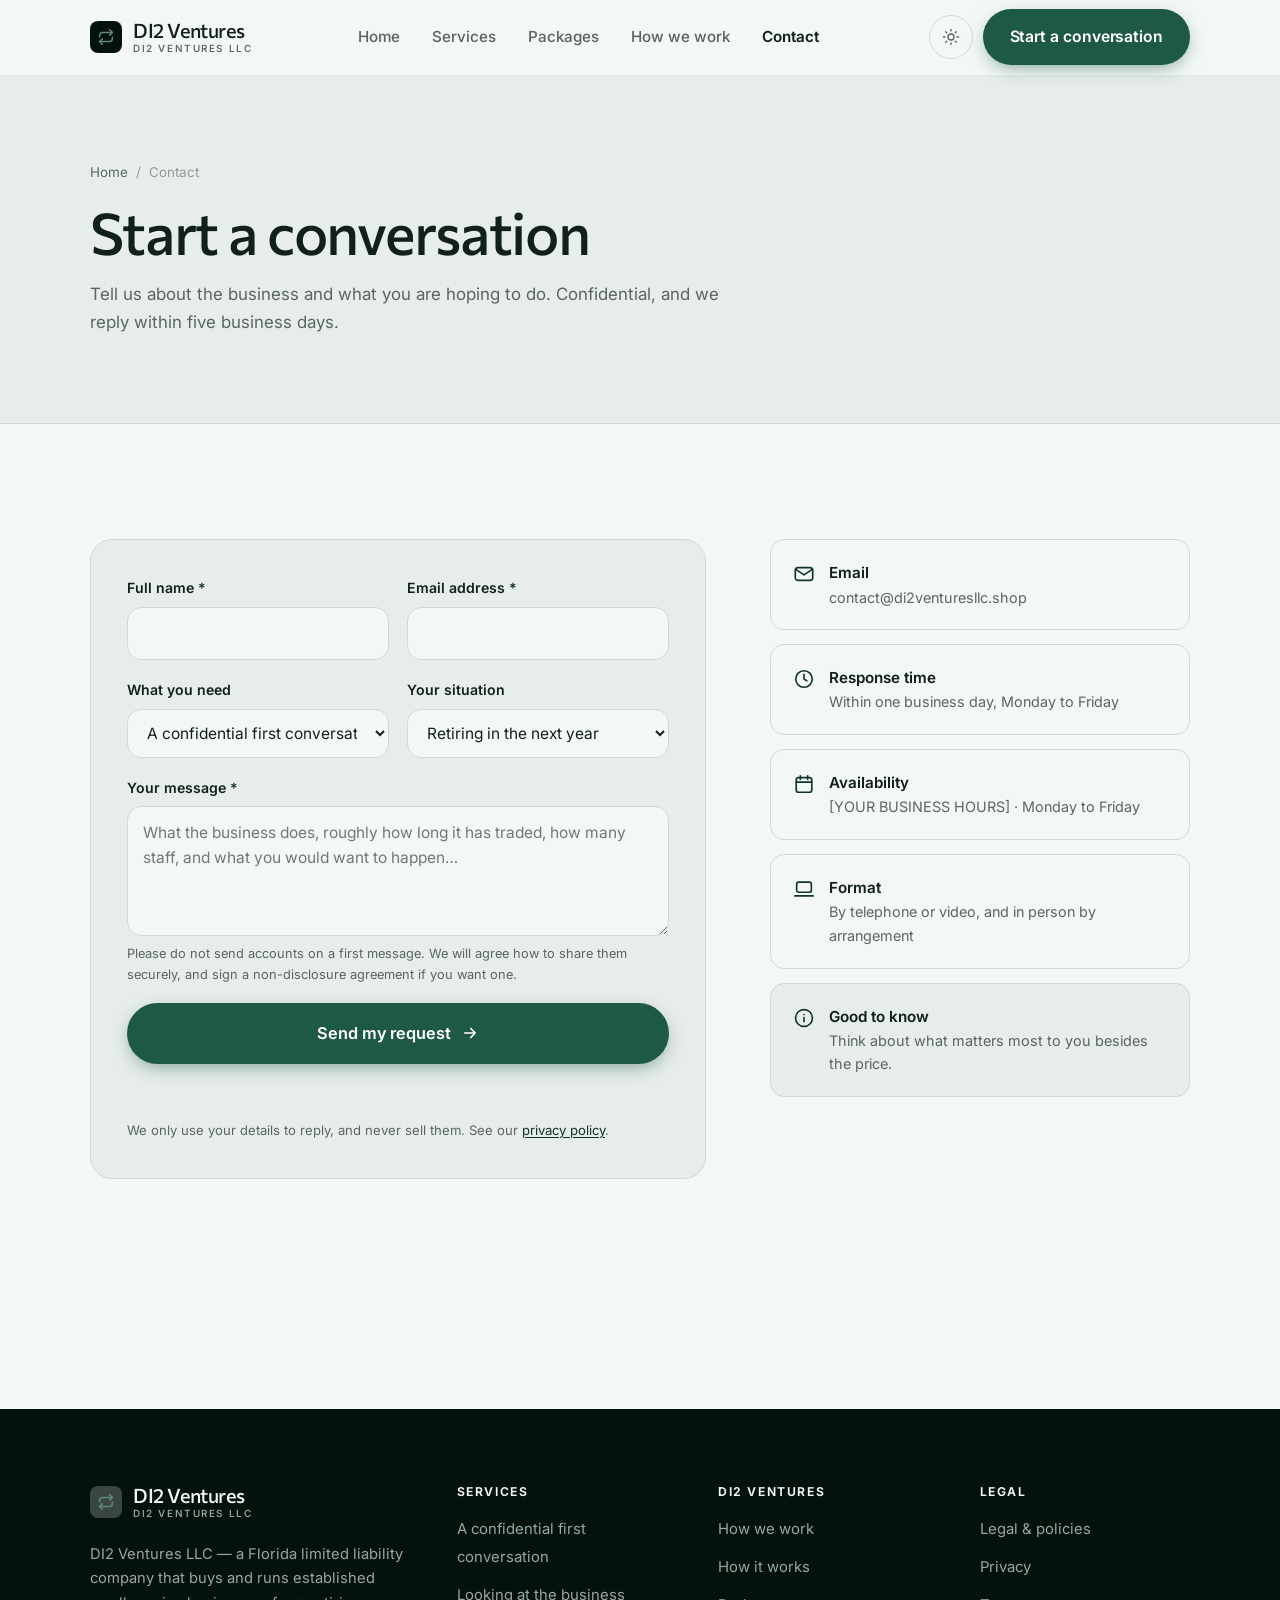
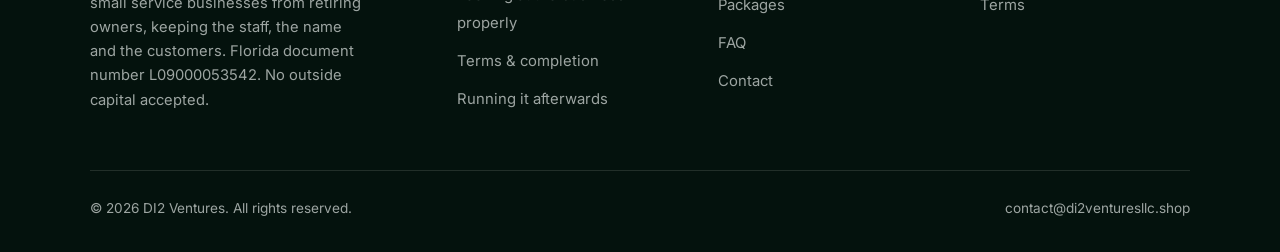
<file: contact.html>
<!DOCTYPE html>
<html lang="en" class="no-js">
<head>
<meta charset="utf-8">
<meta name="viewport" content="width=device-width, initial-scale=1">
<title>Contact — DI2 Ventures</title>
<meta name="description" content="Contact DI2 Ventures LLC. Confidential, and we reply within five business days.">
<link rel="canonical" href="https://di2venturesllc.shop/contact.html">

<meta property="og:type" content="website">
<meta property="og:url" content="https://di2venturesllc.shop/contact.html">
<meta property="og:site_name" content="DI2 Ventures">
<meta property="og:locale" content="en_US">
<meta property="og:title" content="Contact — DI2 Ventures">
<meta property="og:description" content="Contact DI2 Ventures LLC. Confidential, and we reply within five business days.">
<meta name="theme-color" content="#04120d">

<link rel="icon" href="assets/img/favicon.svg" type="image/svg+xml">
<link rel="preconnect" href="https://fonts.googleapis.com">
<link rel="preconnect" href="https://fonts.gstatic.com" crossorigin>
<link rel="stylesheet" href="https://fonts.googleapis.com/css2?family=Commissioner:wght@400..700&family=Inter:wght@400..700&display=swap">
<link rel="stylesheet" href="assets/css/style.css">

<!-- Thème appliqué avant le premier rendu (évite le flash) -->
<script>
document.documentElement.classList.remove('no-js');
(function(){try{var t=localStorage.getItem('site-theme');if(t){document.documentElement.setAttribute('data-theme',t);}}catch(e){}})();
</script>
</head>

<body>
<a class="skip-link" href="#main">Skip to main content</a>

<header class="site-header">
  <nav class="wrap nav" aria-label="Main navigation">
    <a class="brand" href="index.html">
      <svg class="brand__mark" viewBox="0 0 64 64" aria-hidden="true">
        <rect class="bm-bg" width="64" height="64" rx="16"/>
        <g class="bm-ic" transform="translate(14 14) scale(1.5)" fill="none" stroke-width="2.1" stroke-linecap="round" stroke-linejoin="round"><path d="M17 2.5l3.5 3.5L17 9.5"/><path d="M3.5 11.5V10A4 4 0 0 1 7.5 6h13M7 21.5 3.5 18 7 14.5"/><path d="M20.5 12.5V14a4 4 0 0 1-4 4h-13"/></g>
      </svg>
      <span>DI2 Ventures<span class="brand__sub">DI2 Ventures LLC</span></span>
    </a>

    <ul class="nav__links" id="nav-links">
      <li><a href="index.html">Home</a></li>
      <li><a href="programs.html">Services</a></li>
      <li><a href="index.html#pricing">Packages</a></li>
      <li><a href="about.html">How we work</a></li>
      <li><a href="contact.html" aria-current="page">Contact</a></li>
      <li><a class="btn btn--primary" href="contact.html">Start a conversation</a></li>
    </ul>

    <div class="nav__cta">
      <button class="theme-toggle" type="button" aria-label="Switch to dark theme">
        <svg class="icon-sun" viewBox="0 0 24 24" fill="none" stroke="currentColor" stroke-width="1.8" stroke-linecap="round" aria-hidden="true"><circle cx="12" cy="12" r="4"/><path d="M12 2v2m0 16v2M2 12h2m16 0h2M4.9 4.9l1.4 1.4m11.4 11.4 1.4 1.4M19.1 4.9l-1.4 1.4M6.3 17.7l-1.4 1.4"/></svg>
        <svg class="icon-moon" viewBox="0 0 24 24" fill="none" stroke="currentColor" stroke-width="1.8" stroke-linecap="round" stroke-linejoin="round" aria-hidden="true"><path d="M21 12.8A9 9 0 1 1 11.2 3a7 7 0 0 0 9.8 9.8z"/></svg>
      </button>
      <a class="btn btn--primary" href="contact.html">Start a conversation</a>
      <button class="nav__toggle" type="button" aria-expanded="false" aria-controls="nav-links" aria-label="Open menu">
        <svg class="icon-open" viewBox="0 0 24 24" fill="none" stroke="currentColor" stroke-width="2" stroke-linecap="round" aria-hidden="true"><path d="M3 6h18M3 12h18M3 18h18"/></svg>
        <svg class="icon-close" viewBox="0 0 24 24" fill="none" stroke="currentColor" stroke-width="2" stroke-linecap="round" aria-hidden="true"><path d="M6 6l12 12M18 6L6 18"/></svg>
      </button>
    </div>
  </nav>
</header>

<main id="main">

<section class="page-head">
  <div class="wrap">
    <nav class="breadcrumb" aria-label="Breadcrumb">
      <a href="index.html">Home</a><span>/</span><span aria-current="page">Contact</span>
    </nav>
    <h1>Start a conversation</h1>
    <p>Tell us about the business and what you are hoping to do. Confidential, and we reply within five business days.</p>
  </div>
</section>

<section class="section wrap">
  <div class="form-layout">

    <!--
      FORM: the action attribute holds a placeholder id. Create a free form at
      https://formspree.io and replace VOTRE_ID_FORMSPREE. Until then, the button
      opens the visitor's email app with a pre-filled message to contact@di2venturesllc.shop.
    -->
    <form class="form" id="contact-form" action="https://formspree.io/f/VOTRE_ID_FORMSPREE" method="POST"
          data-email="contact@di2venturesllc.shop" data-subject="Confidential enquiry"
          data-msg-mail="Your email app will open with the message ready to send." data-msg-sending="Sending…"
          data-msg-ok="Thanks! Your message is on its way. We reply within one business day." data-msg-err="Sending failed. Please email us directly at">
      <div class="form__row">
        <div class="field">
          <label for="nom">Full name <span class="req" aria-hidden="true">*</span></label>
          <input type="text" id="nom" name="nom" autocomplete="name" required>
        </div>
        <div class="field">
          <label for="email">Email address <span class="req" aria-hidden="true">*</span></label>
          <input type="email" id="email" name="email" autocomplete="email" required>
        </div>
      </div>

      <div class="form__row">
        <div class="field">
          <label for="programme">What you need</label>
          <select id="programme" name="programme">
            <option>A confidential first conversation</option>
            <option>Looking at the business properly</option>
            <option>Terms &amp; completion</option>
            <option>Running it afterwards</option>
            <option>Not sure yet</option>
          </select>
        </div>
        <div class="field">
          <label for="niveau">Your situation</label>
          <select id="niveau" name="niveau">
            <option>Retiring in the next year</option>
            <option>Thinking a few years ahead</option>
            <option>Stepping back, not out</option>
            <option>Just exploring</option>
          </select>
        </div>
      </div>

      <div class="field">
        <label for="message">Your message <span class="req" aria-hidden="true">*</span></label>
        <textarea id="message" name="message" required placeholder="What the business does, roughly how long it has traded, how many staff, and what you would want to happen…"></textarea>
        <span class="field__hint">Please do not send accounts on a first message. We will agree how to share them securely, and sign a non-disclosure agreement if you want one.</span>
      </div>

      <!-- Bot trap: hidden from humans -->
      <div class="visually-hidden" aria-hidden="true">
        <label for="site-web">Leave this field empty</label>
        <input type="text" id="site-web" name="_gotcha" tabindex="-1" autocomplete="off">
      </div>

      <button class="btn btn--primary btn--lg" type="submit">Send my request <svg viewBox="0 0 24 24" fill="none" stroke="currentColor" stroke-width="2.2" stroke-linecap="round" stroke-linejoin="round" aria-hidden="true"><path d="M5 12h14M13 6l6 6-6 6"/></svg></button>

      <p id="form-status" class="form__status" role="status" aria-live="polite"></p>

      <p class="form__note">
        We only use your details to reply, and never sell them. See our <a href="legal.html#privacy">privacy policy</a>.
      </p>
    </form>

    <aside class="contact-aside">
      <div class="contact-card">
        <svg viewBox="0 0 24 24" fill="none" stroke="currentColor" stroke-width="1.8" stroke-linecap="round" stroke-linejoin="round" aria-hidden="true"><rect x="2.5" y="5" width="19" height="14" rx="3"/><path d="M3 7l9 6 9-6"/></svg>
        <div><b>Email</b><a href="mailto:contact@di2venturesllc.shop">contact@di2venturesllc.shop</a></div>
      </div>
      <div class="contact-card">
        <svg viewBox="0 0 24 24" fill="none" stroke="currentColor" stroke-width="1.8" stroke-linecap="round" stroke-linejoin="round" aria-hidden="true"><circle cx="12" cy="12" r="9"/><path d="M12 7v5l3.2 2"/></svg>
        <div><b>Response time</b><span>Within one business day, Monday to Friday</span></div>
      </div>
      <div class="contact-card">
        <svg viewBox="0 0 24 24" fill="none" stroke="currentColor" stroke-width="1.8" stroke-linecap="round" stroke-linejoin="round" aria-hidden="true"><rect x="3.5" y="5" width="17" height="16" rx="2.5"/><path d="M8 3v4M16 3v4M3.5 10h17"/></svg>
        <div><b>Availability</b><span>[YOUR BUSINESS HOURS] · Monday to Friday</span></div>
      </div>
      <div class="contact-card">
        <svg viewBox="0 0 24 24" fill="none" stroke="currentColor" stroke-width="1.8" stroke-linecap="round" stroke-linejoin="round" aria-hidden="true"><rect x="4" y="4.5" width="16" height="11" rx="2"/><path d="M2 19.5h20"/></svg>
        <div><b>Format</b><span>By telephone or video, and in person by arrangement</span></div>
      </div>
      <div class="contact-card contact-card--soft">
        <svg viewBox="0 0 24 24" fill="none" stroke="currentColor" stroke-width="1.8" stroke-linecap="round" stroke-linejoin="round" aria-hidden="true"><circle cx="12" cy="12" r="9.2"/><path d="M12 16v-4.5M12 8.2v.1"/></svg>
        <div><b>Good to know</b><span>Think about what matters most to you besides the price.</span></div>
      </div>
    </aside>

  </div>
</section>

</main>

<footer class="site-footer">
  <div class="wrap">
    <div class="footer__grid">
      <div class="footer__brand">
        <a class="brand" href="index.html">
          <svg class="brand__mark" viewBox="0 0 64 64" aria-hidden="true">
        <rect class="bm-bg" width="64" height="64" rx="16"/>
        <g class="bm-ic" transform="translate(14 14) scale(1.5)" fill="none" stroke-width="2.1" stroke-linecap="round" stroke-linejoin="round"><path d="M17 2.5l3.5 3.5L17 9.5"/><path d="M3.5 11.5V10A4 4 0 0 1 7.5 6h13M7 21.5 3.5 18 7 14.5"/><path d="M20.5 12.5V14a4 4 0 0 1-4 4h-13"/></g>
      </svg>
          <span>DI2 Ventures<span class="brand__sub">DI2 Ventures LLC</span></span>
        </a>
        <p>DI2 Ventures LLC — a Florida limited liability company that buys and runs established small service businesses from retiring owners, keeping the staff, the name and the customers. Florida document number L09000053542. No outside capital accepted.</p>
      </div>

      <div class="footer__col">
        <h4>Services</h4>
        <ul>
          <li><a href="programs.html#approach">A confidential first conversation</a></li>
          <li><a href="programs.html#review">Looking at the business properly</a></li>
          <li><a href="programs.html#terms">Terms &amp; completion</a></li>
          <li><a href="programs.html#run">Running it afterwards</a></li>
        </ul>
      </div>

      <div class="footer__col">
        <h4>DI2 Ventures</h4>
        <ul>
          <li><a href="about.html">How we work</a></li>
          <li><a href="index.html#how-it-works">How it works</a></li>
          <li><a href="index.html#pricing">Packages</a></li>
          <li><a href="index.html#faq">FAQ</a></li>
          <li><a href="contact.html">Contact</a></li>
        </ul>
      </div>

      <div class="footer__col">
        <h4>Legal</h4>
        <ul>
          <li><a href="legal.html">Legal &amp; policies</a></li>
          <li><a href="legal.html#privacy">Privacy</a></li>
          <li><a href="legal.html#terms">Terms</a></li>
        </ul>
      </div>
    </div>

    <div class="footer__bottom">
      <p>© <span data-year>2026</span> DI2 Ventures. All rights reserved.</p>
      <p><a href="mailto:contact@di2venturesllc.shop">contact@di2venturesllc.shop</a></p>
    </div>
  </div>
</footer>

<script src="assets/js/main.js" defer></script>
</body>
</html>
</file>
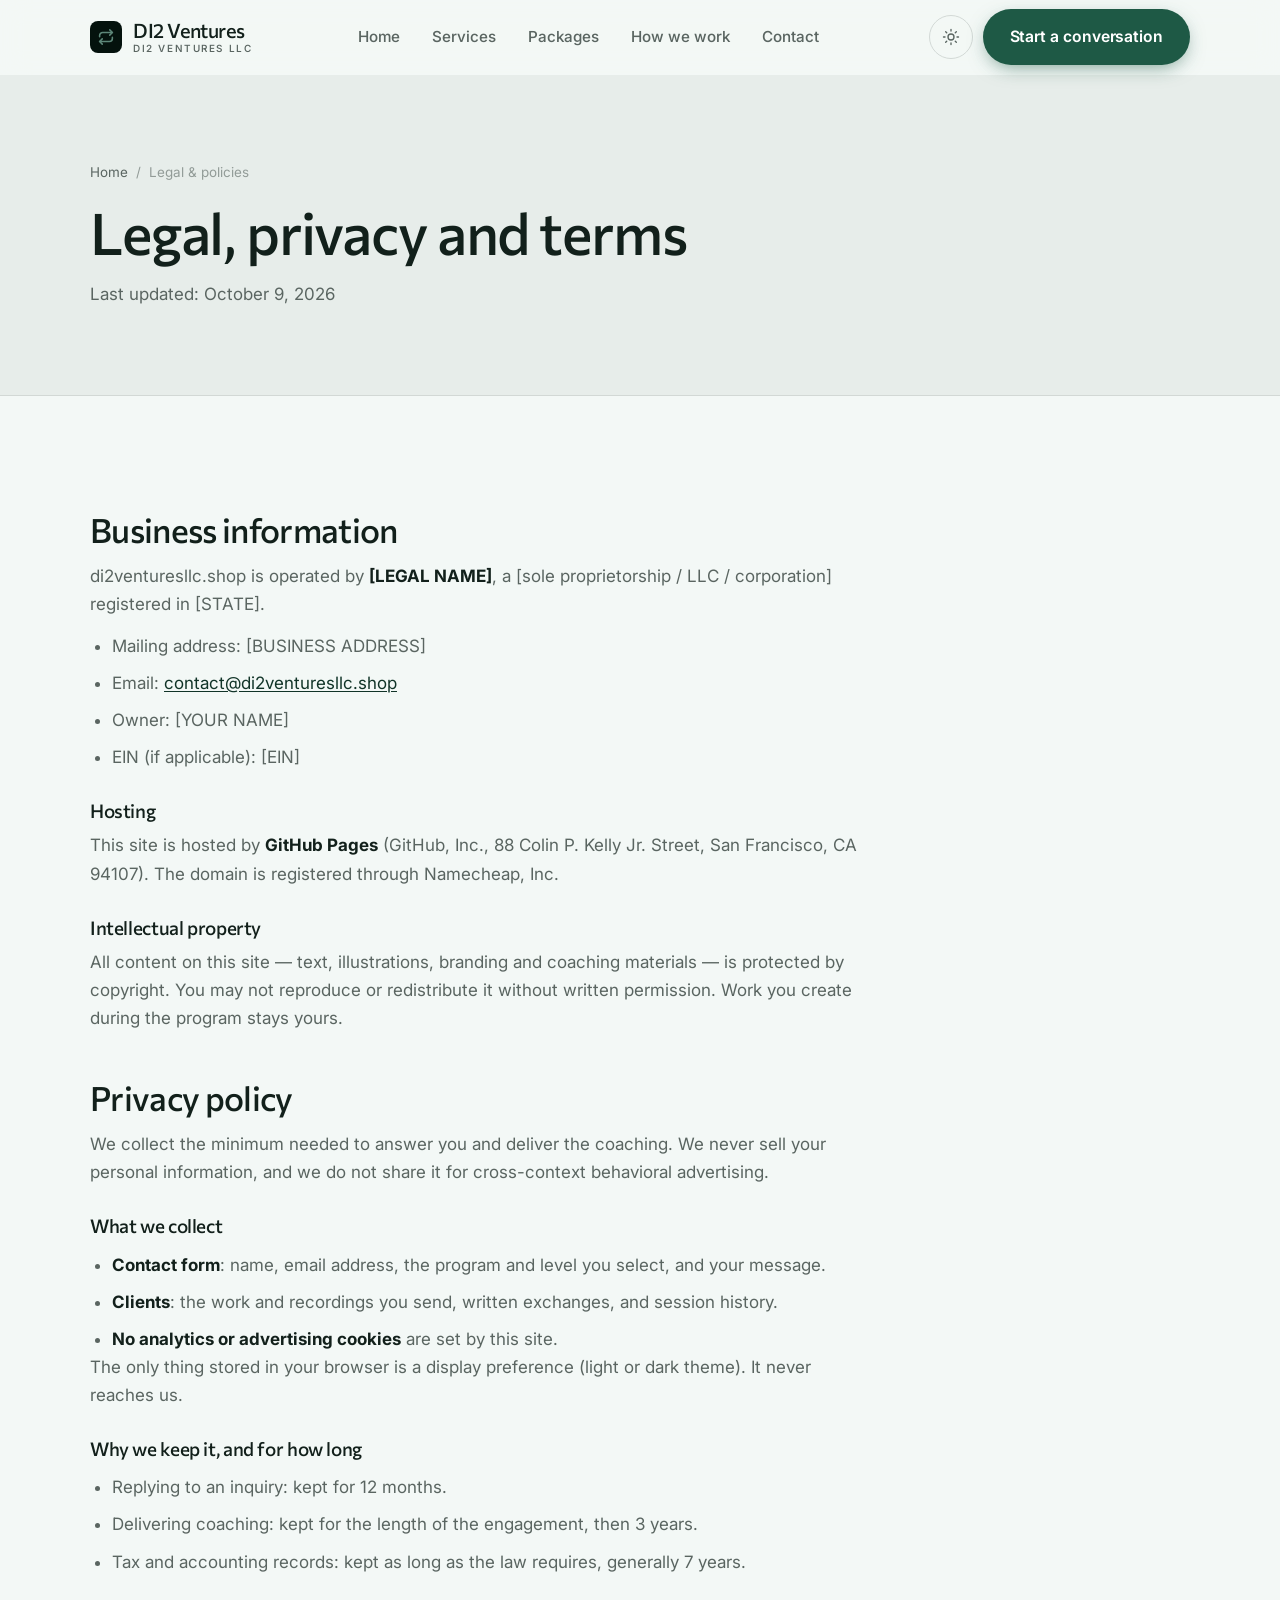
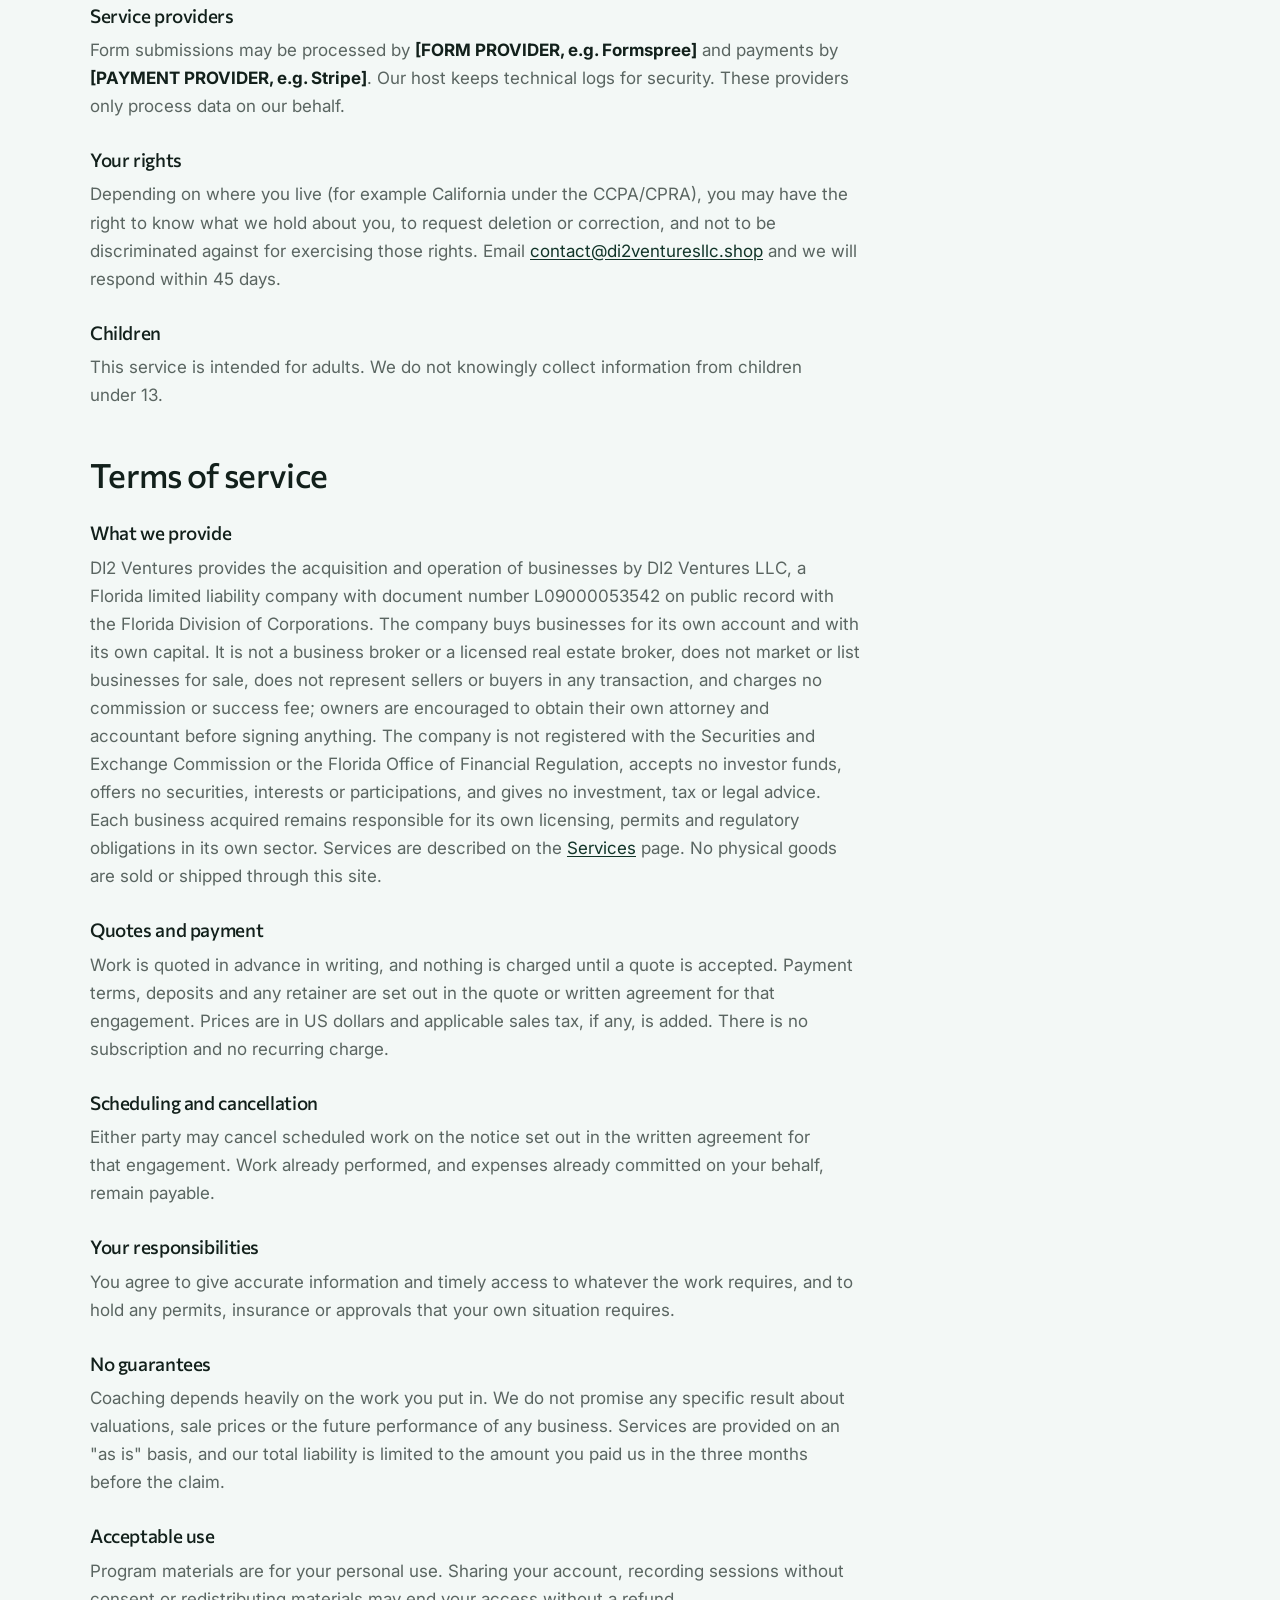
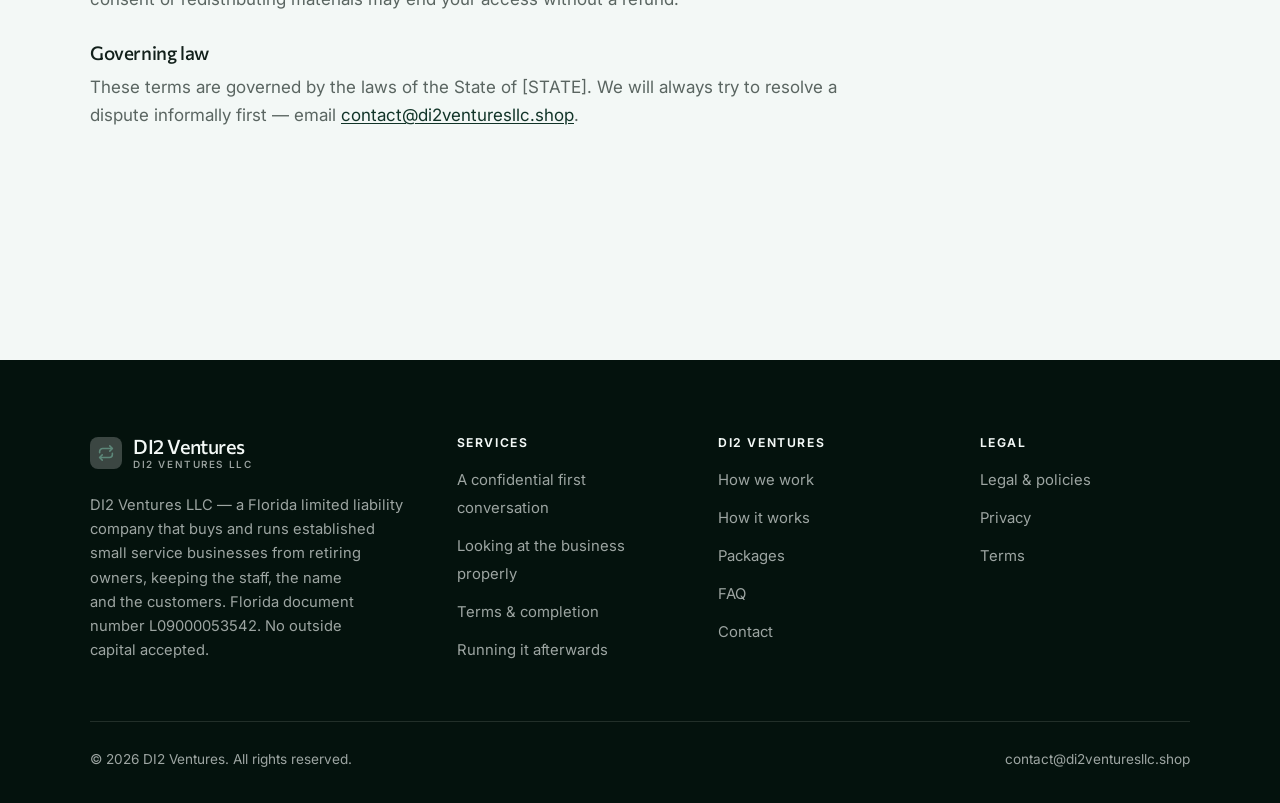
<file: legal.html>
<!DOCTYPE html>
<html lang="en" class="no-js">
<head>
<meta charset="utf-8">
<meta name="viewport" content="width=device-width, initial-scale=1">
<title>Legal, privacy and terms — DI2 Ventures</title>
<meta name="description" content="Business information, privacy policy and terms of service for DI2 Ventures.">
<meta name="robots" content="noindex">

<meta property="og:type" content="website">
<meta property="og:url" content="https://di2venturesllc.shop/legal.html">
<meta property="og:site_name" content="DI2 Ventures">
<meta property="og:locale" content="en_US">
<meta property="og:title" content="Legal, privacy and terms — DI2 Ventures">
<meta property="og:description" content="Business information, privacy policy and terms of service for DI2 Ventures.">
<meta name="theme-color" content="#04120d">

<link rel="icon" href="assets/img/favicon.svg" type="image/svg+xml">
<link rel="preconnect" href="https://fonts.googleapis.com">
<link rel="preconnect" href="https://fonts.gstatic.com" crossorigin>
<link rel="stylesheet" href="https://fonts.googleapis.com/css2?family=Commissioner:wght@400..700&family=Inter:wght@400..700&display=swap">
<link rel="stylesheet" href="assets/css/style.css">

<!-- Thème appliqué avant le premier rendu (évite le flash) -->
<script>
document.documentElement.classList.remove('no-js');
(function(){try{var t=localStorage.getItem('site-theme');if(t){document.documentElement.setAttribute('data-theme',t);}}catch(e){}})();
</script>
</head>

<body>
<a class="skip-link" href="#main">Skip to main content</a>

<header class="site-header">
  <nav class="wrap nav" aria-label="Main navigation">
    <a class="brand" href="index.html">
      <svg class="brand__mark" viewBox="0 0 64 64" aria-hidden="true">
        <rect class="bm-bg" width="64" height="64" rx="16"/>
        <g class="bm-ic" transform="translate(14 14) scale(1.5)" fill="none" stroke-width="2.1" stroke-linecap="round" stroke-linejoin="round"><path d="M17 2.5l3.5 3.5L17 9.5"/><path d="M3.5 11.5V10A4 4 0 0 1 7.5 6h13M7 21.5 3.5 18 7 14.5"/><path d="M20.5 12.5V14a4 4 0 0 1-4 4h-13"/></g>
      </svg>
      <span>DI2 Ventures<span class="brand__sub">DI2 Ventures LLC</span></span>
    </a>

    <ul class="nav__links" id="nav-links">
      <li><a href="index.html">Home</a></li>
      <li><a href="programs.html">Services</a></li>
      <li><a href="index.html#pricing">Packages</a></li>
      <li><a href="about.html">How we work</a></li>
      <li><a href="contact.html">Contact</a></li>
      <li><a class="btn btn--primary" href="contact.html">Start a conversation</a></li>
    </ul>

    <div class="nav__cta">
      <button class="theme-toggle" type="button" aria-label="Switch to dark theme">
        <svg class="icon-sun" viewBox="0 0 24 24" fill="none" stroke="currentColor" stroke-width="1.8" stroke-linecap="round" aria-hidden="true"><circle cx="12" cy="12" r="4"/><path d="M12 2v2m0 16v2M2 12h2m16 0h2M4.9 4.9l1.4 1.4m11.4 11.4 1.4 1.4M19.1 4.9l-1.4 1.4M6.3 17.7l-1.4 1.4"/></svg>
        <svg class="icon-moon" viewBox="0 0 24 24" fill="none" stroke="currentColor" stroke-width="1.8" stroke-linecap="round" stroke-linejoin="round" aria-hidden="true"><path d="M21 12.8A9 9 0 1 1 11.2 3a7 7 0 0 0 9.8 9.8z"/></svg>
      </button>
      <a class="btn btn--primary" href="contact.html">Start a conversation</a>
      <button class="nav__toggle" type="button" aria-expanded="false" aria-controls="nav-links" aria-label="Open menu">
        <svg class="icon-open" viewBox="0 0 24 24" fill="none" stroke="currentColor" stroke-width="2" stroke-linecap="round" aria-hidden="true"><path d="M3 6h18M3 12h18M3 18h18"/></svg>
        <svg class="icon-close" viewBox="0 0 24 24" fill="none" stroke="currentColor" stroke-width="2" stroke-linecap="round" aria-hidden="true"><path d="M6 6l12 12M18 6L6 18"/></svg>
      </button>
    </div>
  </nav>
</header>

<main id="main">

<section class="page-head">
  <div class="wrap">
    <nav class="breadcrumb" aria-label="Breadcrumb">
      <a href="index.html">Home</a><span>/</span><span aria-current="page">Legal &amp; policies</span>
    </nav>
    <h1>Legal, privacy and terms</h1>
    <p>Last updated: <time datetime="2026-10-09">October 9, 2026</time></p>
  </div>
</section>

<section class="section wrap">
  <div class="prose">

    <!--
      TO DO: this is a skeleton, not legal advice. Replace every [BRACKET] with
      your real details before selling, and have a lawyer review it if you can.
      Consumer protection rules differ by state.
    -->

    <h2 id="business">Business information</h2>
    <p>
      di2venturesllc.shop is operated by <strong>[LEGAL NAME]</strong>, a [sole proprietorship / LLC / corporation]
      registered in [STATE].
    </p>
    <ul>
      <li>Mailing address: [BUSINESS ADDRESS]</li>
      <li>Email: <a href="mailto:contact@di2venturesllc.shop">contact@di2venturesllc.shop</a></li>
      <li>Owner: [YOUR NAME]</li>
      <li>EIN (if applicable): [EIN]</li>
    </ul>

    <h3>Hosting</h3>
    <p>
      This site is hosted by <strong>GitHub Pages</strong> (GitHub, Inc., 88 Colin P. Kelly Jr. Street,
      San Francisco, CA 94107). The domain is registered through Namecheap, Inc.
    </p>

    <h3>Intellectual property</h3>
    <p>
      All content on this site — text, illustrations, branding and coaching materials — is protected by
      copyright. You may not reproduce or redistribute it without written permission. Work you create during
      the program stays yours.
    </p>

    <h2 id="privacy">Privacy policy</h2>
    <p>
      We collect the minimum needed to answer you and deliver the coaching. We never sell your personal
      information, and we do not share it for cross-context behavioral advertising.
    </p>
    <h3>What we collect</h3>
    <ul>
      <li><strong>Contact form</strong>: name, email address, the program and level you select, and your message.</li>
      <li><strong>Clients</strong>: the work and recordings you send, written exchanges, and session history.</li>
      <li><strong>No analytics or advertising cookies</strong> are set by this site.</li>
    </ul>
    <p>
      The only thing stored in your browser is a display preference (light or dark theme). It never reaches us.
    </p>
    <h3>Why we keep it, and for how long</h3>
    <ul>
      <li>Replying to an inquiry: kept for 12 months.</li>
      <li>Delivering coaching: kept for the length of the engagement, then 3 years.</li>
      <li>Tax and accounting records: kept as long as the law requires, generally 7 years.</li>
    </ul>
    <h3>Service providers</h3>
    <p>
      Form submissions may be processed by <strong>[FORM PROVIDER, e.g. Formspree]</strong> and payments by
      <strong>[PAYMENT PROVIDER, e.g. Stripe]</strong>. Our host keeps technical logs for security. These
      providers only process data on our behalf.
    </p>
    <h3>Your rights</h3>
    <p>
      Depending on where you live (for example California under the CCPA/CPRA), you may have the right to
      know what we hold about you, to request deletion or correction, and not to be discriminated against for
      exercising those rights. Email <a href="mailto:contact@di2venturesllc.shop">contact@di2venturesllc.shop</a> and we will respond within 45 days.
    </p>
    <h3>Children</h3>
    <p>
      This service is intended for adults. We do not knowingly collect information from children under 13.
    </p>

    <h2 id="terms">Terms of service</h2>
    <h3>What we provide</h3>
    <p>
      DI2 Ventures provides the acquisition and operation of businesses by DI2 Ventures LLC, a Florida limited liability company with document number L09000053542 on public record with the Florida Division of Corporations. The company buys businesses for its own account and with its own capital. It is not a business broker or a licensed real estate broker, does not market or list businesses for sale, does not represent sellers or buyers in any transaction, and charges no commission or success fee; owners are encouraged to obtain their own attorney and accountant before signing anything. The company is not registered with the Securities and Exchange Commission or the Florida Office of Financial Regulation, accepts no investor funds, offers no securities, interests or participations, and gives no investment, tax or legal advice. Each business acquired remains responsible for its own licensing, permits and regulatory obligations in its own sector. Services are described on the
      <a href="programs.html">Services</a> page. No physical goods are sold or shipped through this site.
    </p>
    <h3>Quotes and payment</h3>
    <p>
      Work is quoted in advance in writing, and nothing is charged until a quote is accepted. Payment terms,
      deposits and any retainer are set out in the quote or written agreement for that engagement. Prices are in
      US dollars and applicable sales tax, if any, is added. There is no subscription and no recurring charge.
    </p>
    <h3>Scheduling and cancellation</h3>
    <p>
      Either party may cancel scheduled work on the notice set out in the written agreement for that engagement.
      Work already performed, and expenses already committed on your behalf, remain payable.
    </p>
    <h3>Your responsibilities</h3>
    <p>
      You agree to give accurate information and timely access to whatever the work requires, and to hold any
      permits, insurance or approvals that your own situation requires.
    </p>

    <h3>No guarantees</h3>
    <p>
      Coaching depends heavily on the work you put in. We do not promise any specific result
      about valuations, sale prices or the future performance of any business. Services are provided on an "as is" basis, and our total
      liability is limited to the amount you paid us in the three months before the claim.
    </p>
    <h3>Acceptable use</h3>
    <p>
      Program materials are for your personal use. Sharing your account, recording sessions without consent
      or redistributing materials may end your access without a refund.
    </p>
    <h3>Governing law</h3>
    <p>
      These terms are governed by the laws of the State of [STATE]. We will always try to resolve a dispute
      informally first — email <a href="mailto:contact@di2venturesllc.shop">contact@di2venturesllc.shop</a>.
    </p>

  </div>
</section>

</main>

<footer class="site-footer">
  <div class="wrap">
    <div class="footer__grid">
      <div class="footer__brand">
        <a class="brand" href="index.html">
          <svg class="brand__mark" viewBox="0 0 64 64" aria-hidden="true">
        <rect class="bm-bg" width="64" height="64" rx="16"/>
        <g class="bm-ic" transform="translate(14 14) scale(1.5)" fill="none" stroke-width="2.1" stroke-linecap="round" stroke-linejoin="round"><path d="M17 2.5l3.5 3.5L17 9.5"/><path d="M3.5 11.5V10A4 4 0 0 1 7.5 6h13M7 21.5 3.5 18 7 14.5"/><path d="M20.5 12.5V14a4 4 0 0 1-4 4h-13"/></g>
      </svg>
          <span>DI2 Ventures<span class="brand__sub">DI2 Ventures LLC</span></span>
        </a>
        <p>DI2 Ventures LLC — a Florida limited liability company that buys and runs established small service businesses from retiring owners, keeping the staff, the name and the customers. Florida document number L09000053542. No outside capital accepted.</p>
      </div>

      <div class="footer__col">
        <h4>Services</h4>
        <ul>
          <li><a href="programs.html#approach">A confidential first conversation</a></li>
          <li><a href="programs.html#review">Looking at the business properly</a></li>
          <li><a href="programs.html#terms">Terms &amp; completion</a></li>
          <li><a href="programs.html#run">Running it afterwards</a></li>
        </ul>
      </div>

      <div class="footer__col">
        <h4>DI2 Ventures</h4>
        <ul>
          <li><a href="about.html">How we work</a></li>
          <li><a href="index.html#how-it-works">How it works</a></li>
          <li><a href="index.html#pricing">Packages</a></li>
          <li><a href="index.html#faq">FAQ</a></li>
          <li><a href="contact.html">Contact</a></li>
        </ul>
      </div>

      <div class="footer__col">
        <h4>Legal</h4>
        <ul>
          <li><a href="legal.html">Legal &amp; policies</a></li>
          <li><a href="legal.html#privacy">Privacy</a></li>
          <li><a href="legal.html#terms">Terms</a></li>
        </ul>
      </div>
    </div>

    <div class="footer__bottom">
      <p>© <span data-year>2026</span> DI2 Ventures. All rights reserved.</p>
      <p><a href="mailto:contact@di2venturesllc.shop">contact@di2venturesllc.shop</a></p>
    </div>
  </div>
</footer>

<script src="assets/js/main.js" defer></script>
</body>
</html>
</file>
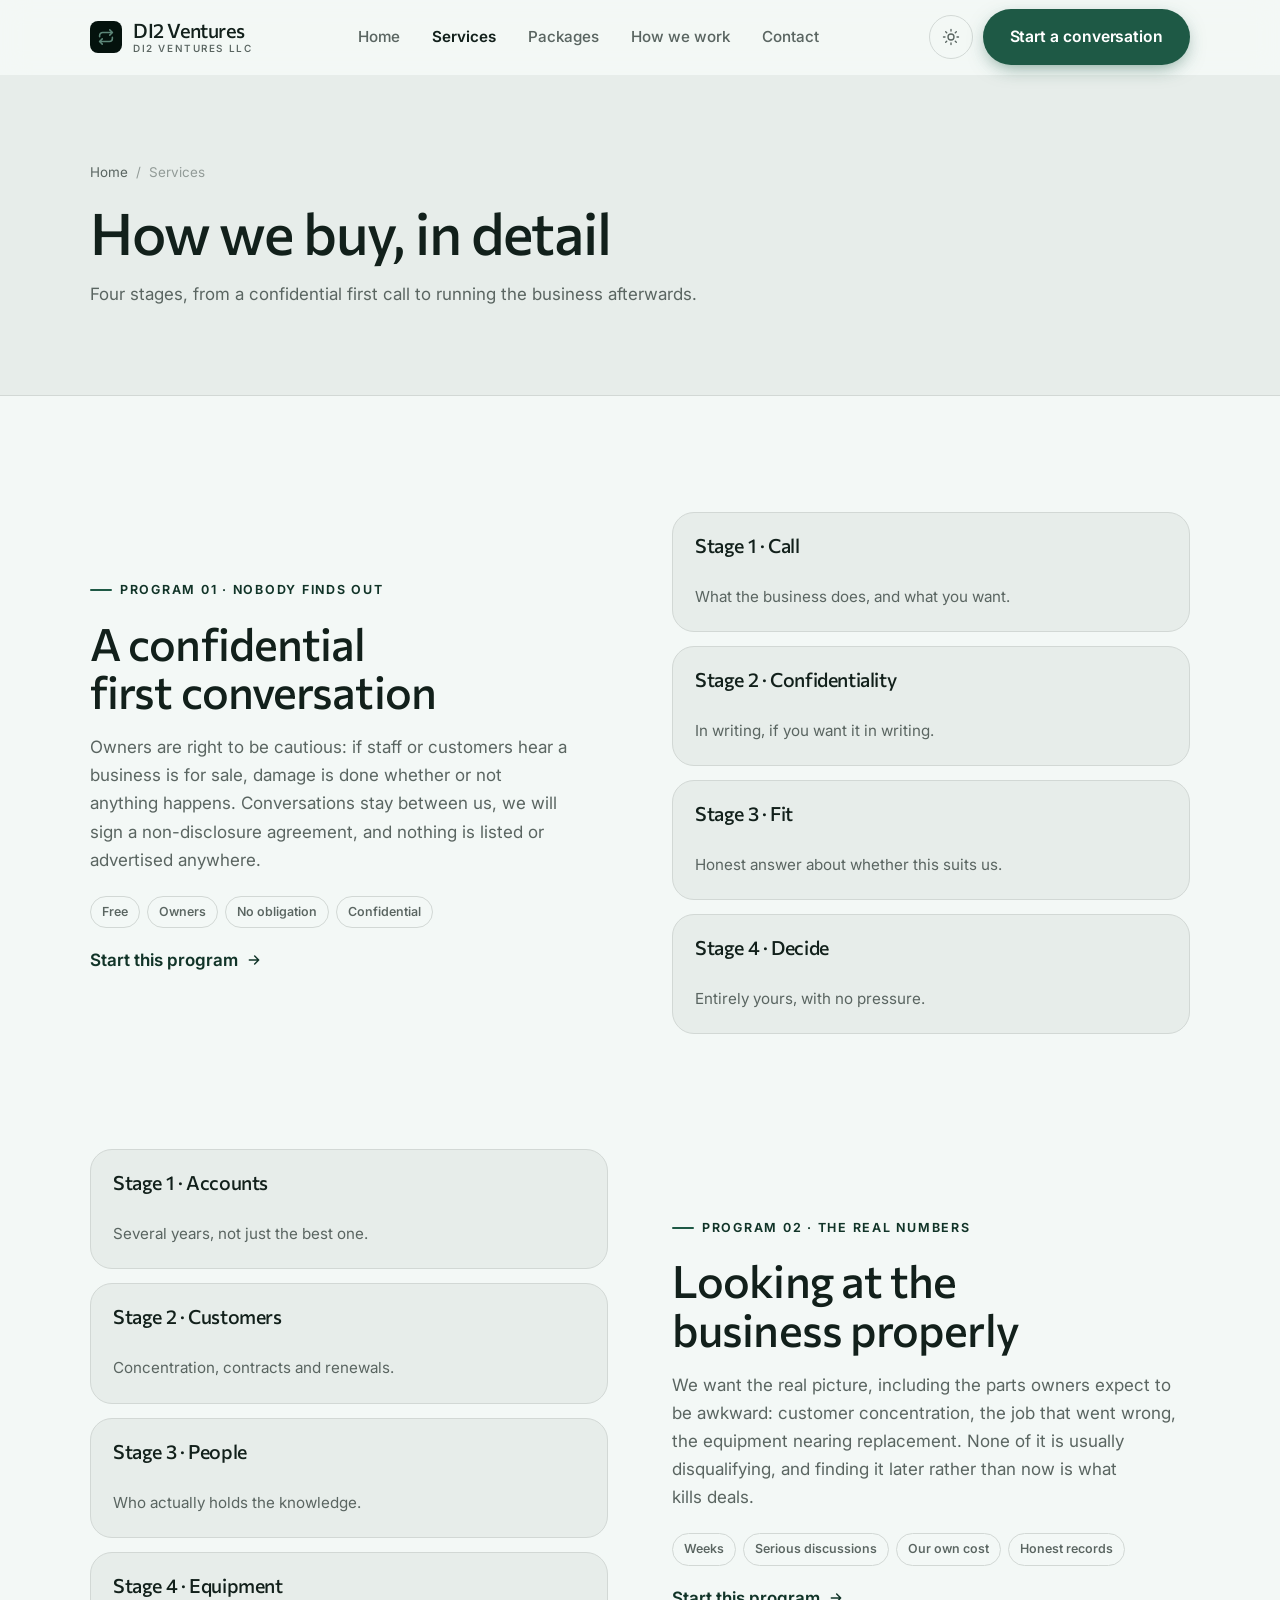
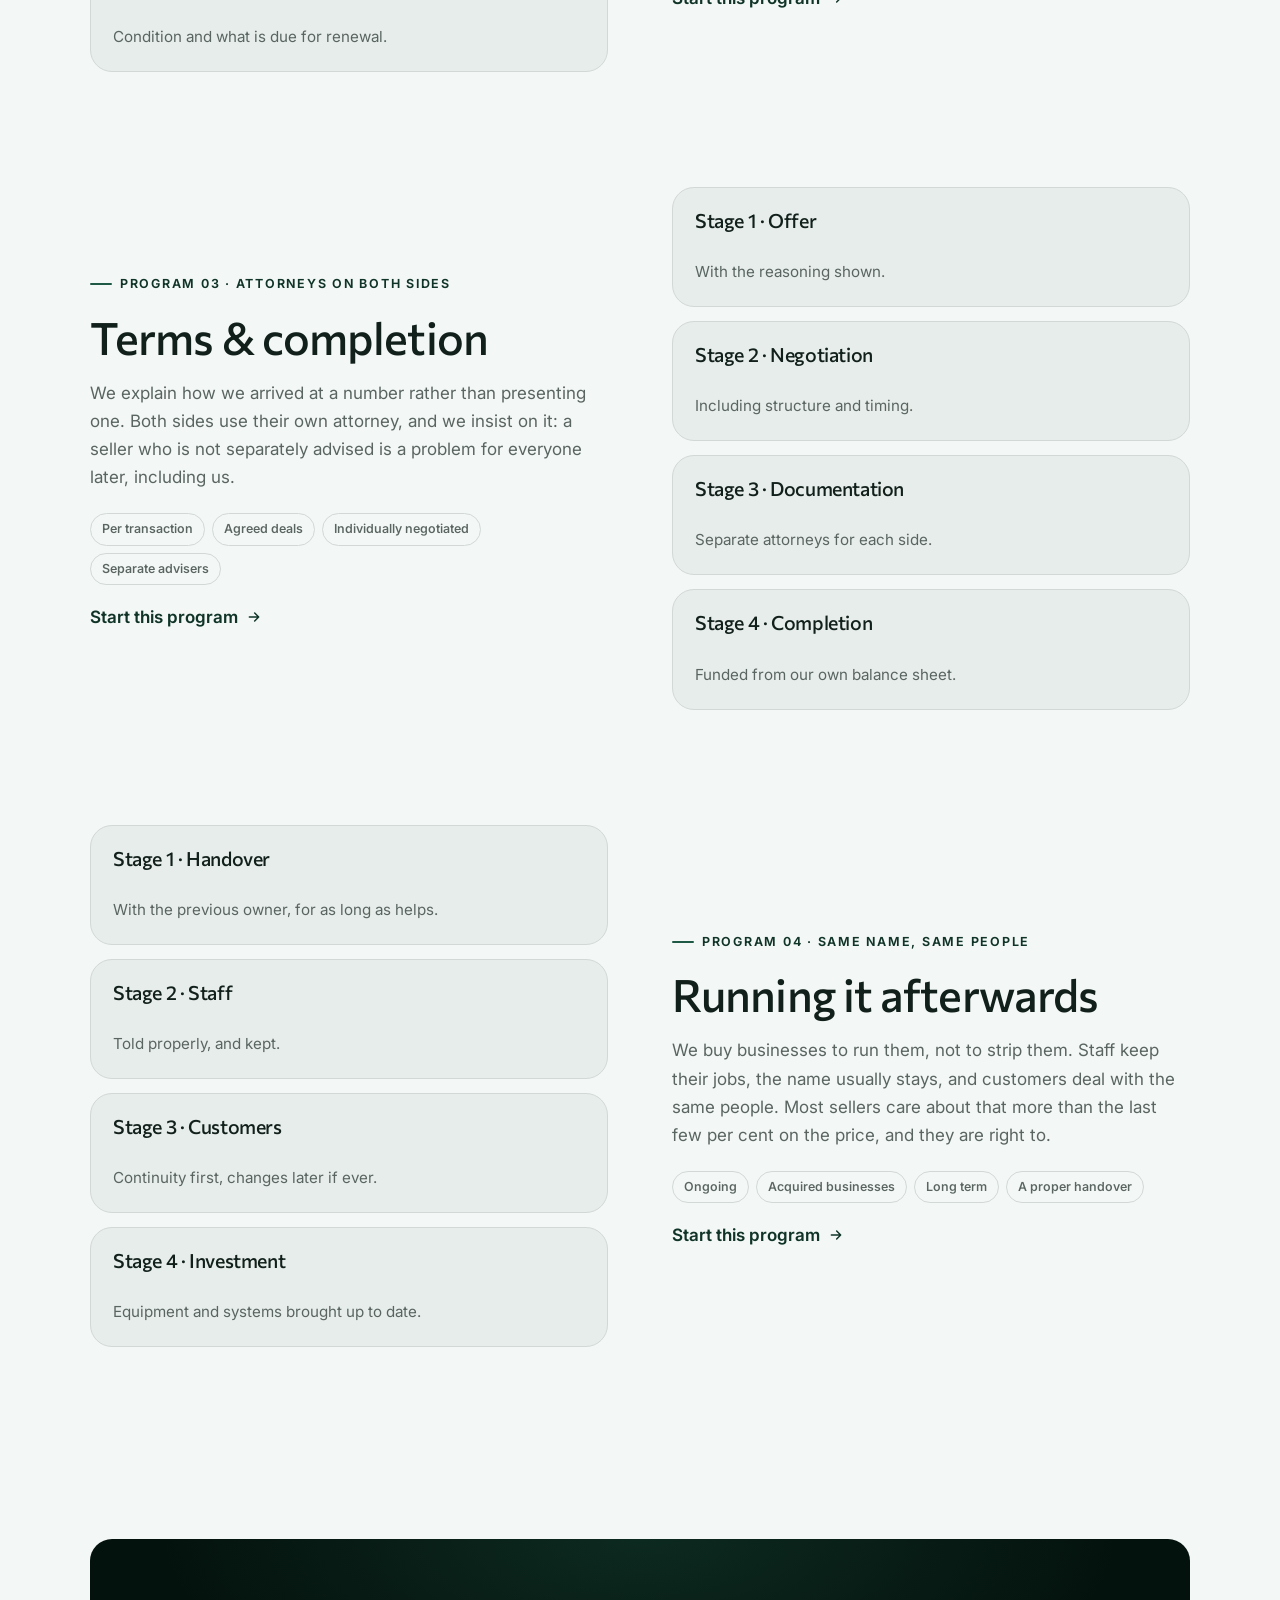
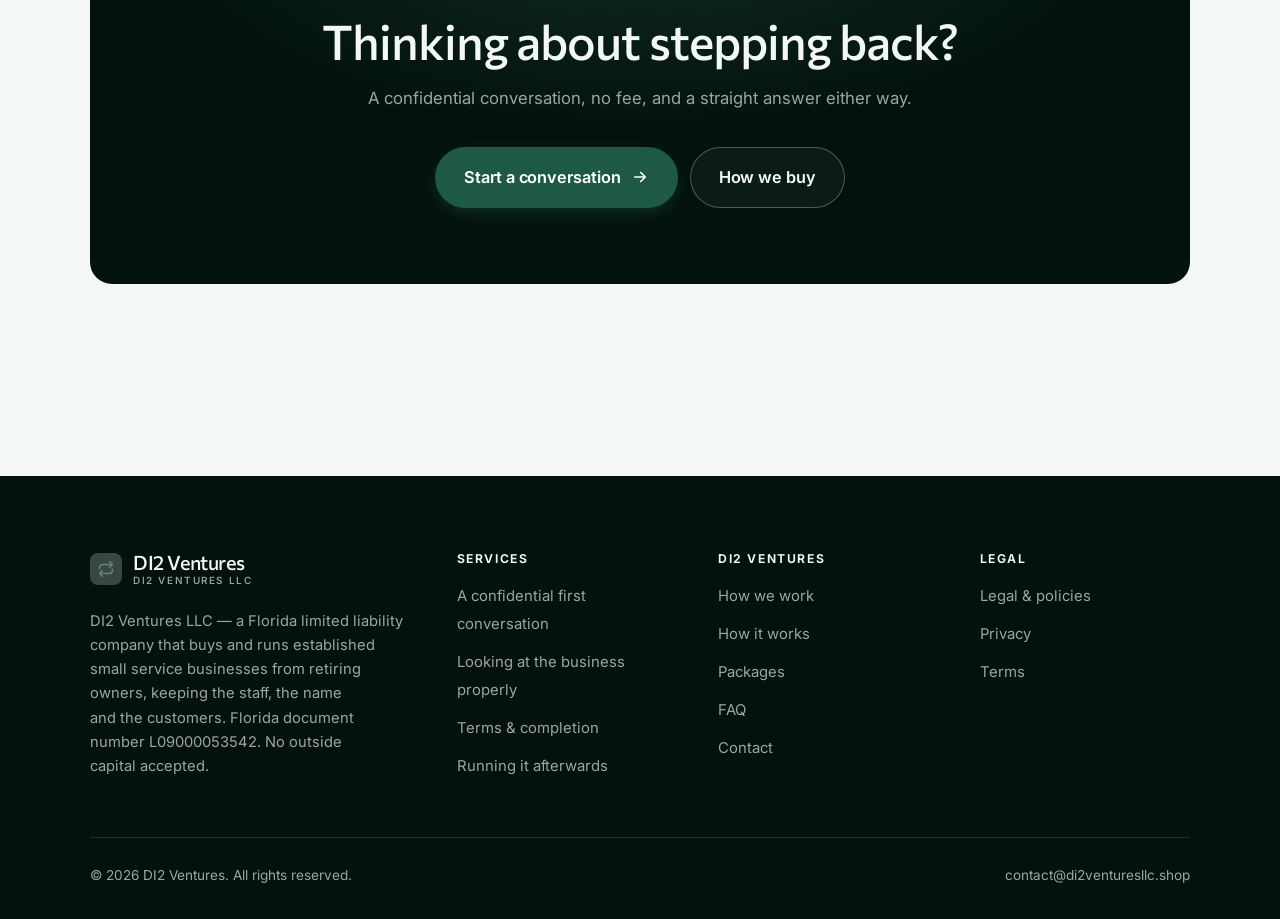
<file: programs.html>
<!DOCTYPE html>
<html lang="en" class="no-js">
<head>
<meta charset="utf-8">
<meta name="viewport" content="width=device-width, initial-scale=1">
<title>Services — DI2 Ventures</title>
<meta name="description" content="What DI2 Ventures LLC does: confidential first conversations, examining the business, terms and completion, and running it afterwards.">
<link rel="canonical" href="https://di2venturesllc.shop/programs.html">

<meta property="og:type" content="website">
<meta property="og:url" content="https://di2venturesllc.shop/programs.html">
<meta property="og:site_name" content="DI2 Ventures">
<meta property="og:locale" content="en_US">
<meta property="og:title" content="Services — DI2 Ventures">
<meta property="og:description" content="What DI2 Ventures LLC does: confidential first conversations, examining the business, terms and completion, and running it afterwards.">
<meta name="theme-color" content="#04120d">

<link rel="icon" href="assets/img/favicon.svg" type="image/svg+xml">
<link rel="preconnect" href="https://fonts.googleapis.com">
<link rel="preconnect" href="https://fonts.gstatic.com" crossorigin>
<link rel="stylesheet" href="https://fonts.googleapis.com/css2?family=Commissioner:wght@400..700&family=Inter:wght@400..700&display=swap">
<link rel="stylesheet" href="assets/css/style.css">

<!-- Thème appliqué avant le premier rendu (évite le flash) -->
<script>
document.documentElement.classList.remove('no-js');
(function(){try{var t=localStorage.getItem('site-theme');if(t){document.documentElement.setAttribute('data-theme',t);}}catch(e){}})();
</script>
</head>

<body>
<a class="skip-link" href="#main">Skip to main content</a>

<header class="site-header">
  <nav class="wrap nav" aria-label="Main navigation">
    <a class="brand" href="index.html">
      <svg class="brand__mark" viewBox="0 0 64 64" aria-hidden="true">
        <rect class="bm-bg" width="64" height="64" rx="16"/>
        <g class="bm-ic" transform="translate(14 14) scale(1.5)" fill="none" stroke-width="2.1" stroke-linecap="round" stroke-linejoin="round"><path d="M17 2.5l3.5 3.5L17 9.5"/><path d="M3.5 11.5V10A4 4 0 0 1 7.5 6h13M7 21.5 3.5 18 7 14.5"/><path d="M20.5 12.5V14a4 4 0 0 1-4 4h-13"/></g>
      </svg>
      <span>DI2 Ventures<span class="brand__sub">DI2 Ventures LLC</span></span>
    </a>

    <ul class="nav__links" id="nav-links">
      <li><a href="index.html">Home</a></li>
      <li><a href="programs.html" aria-current="page">Services</a></li>
      <li><a href="index.html#pricing">Packages</a></li>
      <li><a href="about.html">How we work</a></li>
      <li><a href="contact.html">Contact</a></li>
      <li><a class="btn btn--primary" href="contact.html">Start a conversation</a></li>
    </ul>

    <div class="nav__cta">
      <button class="theme-toggle" type="button" aria-label="Switch to dark theme">
        <svg class="icon-sun" viewBox="0 0 24 24" fill="none" stroke="currentColor" stroke-width="1.8" stroke-linecap="round" aria-hidden="true"><circle cx="12" cy="12" r="4"/><path d="M12 2v2m0 16v2M2 12h2m16 0h2M4.9 4.9l1.4 1.4m11.4 11.4 1.4 1.4M19.1 4.9l-1.4 1.4M6.3 17.7l-1.4 1.4"/></svg>
        <svg class="icon-moon" viewBox="0 0 24 24" fill="none" stroke="currentColor" stroke-width="1.8" stroke-linecap="round" stroke-linejoin="round" aria-hidden="true"><path d="M21 12.8A9 9 0 1 1 11.2 3a7 7 0 0 0 9.8 9.8z"/></svg>
      </button>
      <a class="btn btn--primary" href="contact.html">Start a conversation</a>
      <button class="nav__toggle" type="button" aria-expanded="false" aria-controls="nav-links" aria-label="Open menu">
        <svg class="icon-open" viewBox="0 0 24 24" fill="none" stroke="currentColor" stroke-width="2" stroke-linecap="round" aria-hidden="true"><path d="M3 6h18M3 12h18M3 18h18"/></svg>
        <svg class="icon-close" viewBox="0 0 24 24" fill="none" stroke="currentColor" stroke-width="2" stroke-linecap="round" aria-hidden="true"><path d="M6 6l12 12M18 6L6 18"/></svg>
      </button>
    </div>
  </nav>
</header>

<main id="main">

<section class="page-head">
  <div class="wrap">
    <nav class="breadcrumb" aria-label="Breadcrumb">
      <a href="index.html">Home</a><span>/</span><span aria-current="page">Services</span>
    </nav>
    <h1>How we buy, in detail</h1>
    <p>Four stages, from a confidential first call to running the business afterwards.</p>
  </div>
</section>

<section class="section wrap" id="approach">
  <div class="split reveal">
    <div>
      <span class="eyebrow">Program 01 · Nobody finds out</span>
      <h2>A confidential first conversation</h2>
      <p>Owners are right to be cautious: if staff or customers hear a business is for sale, damage is done whether or not anything happens. Conversations stay between us, we will sign a non-disclosure agreement, and nothing is listed or advertised anywhere.</p>
      <ul class="tags"><li>Free</li><li>Owners</li><li>No obligation</li><li>Confidential</li></ul>
      <p><a class="arrow-link" href="contact.html">Start this program <svg viewBox="0 0 24 24" fill="none" stroke="currentColor" stroke-width="2.2" stroke-linecap="round" stroke-linejoin="round" aria-hidden="true"><path d="M5 12h14M13 6l6 6-6 6"/></svg></a></p>
    </div>
    <div class="grid grid--2 grid--tight">
      <article class="card card--sm">
        <h3>Stage 1 · Call</h3>
        <p>What the business does, and what you want.</p>
      </article>
      <article class="card card--sm">
        <h3>Stage 2 · Confidentiality</h3>
        <p>In writing, if you want it in writing.</p>
      </article>
      <article class="card card--sm">
        <h3>Stage 3 · Fit</h3>
        <p>Honest answer about whether this suits us.</p>
      </article>
      <article class="card card--sm">
        <h3>Stage 4 · Decide</h3>
        <p>Entirely yours, with no pressure.</p>
      </article>
    </div>
  </div>
</section>

<section class="section section--flush wrap" id="review">
  <div class="split reveal">
    <div class="grid grid--2 grid--tight">
      <article class="card card--sm">
        <h3>Stage 1 · Accounts</h3>
        <p>Several years, not just the best one.</p>
      </article>
      <article class="card card--sm">
        <h3>Stage 2 · Customers</h3>
        <p>Concentration, contracts and renewals.</p>
      </article>
      <article class="card card--sm">
        <h3>Stage 3 · People</h3>
        <p>Who actually holds the knowledge.</p>
      </article>
      <article class="card card--sm">
        <h3>Stage 4 · Equipment</h3>
        <p>Condition and what is due for renewal.</p>
      </article>
    </div>
    <div>
      <span class="eyebrow">Program 02 · The real numbers</span>
      <h2>Looking at the business properly</h2>
      <p>We want the real picture, including the parts owners expect to be awkward: customer concentration, the job that went wrong, the equipment nearing replacement. None of it is usually disqualifying, and finding it later rather than now is what kills deals.</p>
      <ul class="tags"><li>Weeks</li><li>Serious discussions</li><li>Our own cost</li><li>Honest records</li></ul>
      <p><a class="arrow-link" href="contact.html">Start this program <svg viewBox="0 0 24 24" fill="none" stroke="currentColor" stroke-width="2.2" stroke-linecap="round" stroke-linejoin="round" aria-hidden="true"><path d="M5 12h14M13 6l6 6-6 6"/></svg></a></p>
    </div>
  </div>
</section>

<section class="section section--flush wrap" id="terms">
  <div class="split reveal">
    <div>
      <span class="eyebrow">Program 03 · Attorneys on both sides</span>
      <h2>Terms &amp; completion</h2>
      <p>We explain how we arrived at a number rather than presenting one. Both sides use their own attorney, and we insist on it: a seller who is not separately advised is a problem for everyone later, including us.</p>
      <ul class="tags"><li>Per transaction</li><li>Agreed deals</li><li>Individually negotiated</li><li>Separate advisers</li></ul>
      <p><a class="arrow-link" href="contact.html">Start this program <svg viewBox="0 0 24 24" fill="none" stroke="currentColor" stroke-width="2.2" stroke-linecap="round" stroke-linejoin="round" aria-hidden="true"><path d="M5 12h14M13 6l6 6-6 6"/></svg></a></p>
    </div>
    <div class="grid grid--2 grid--tight">
      <article class="card card--sm">
        <h3>Stage 1 · Offer</h3>
        <p>With the reasoning shown.</p>
      </article>
      <article class="card card--sm">
        <h3>Stage 2 · Negotiation</h3>
        <p>Including structure and timing.</p>
      </article>
      <article class="card card--sm">
        <h3>Stage 3 · Documentation</h3>
        <p>Separate attorneys for each side.</p>
      </article>
      <article class="card card--sm">
        <h3>Stage 4 · Completion</h3>
        <p>Funded from our own balance sheet.</p>
      </article>
    </div>
  </div>
</section>

<section class="section section--flush wrap" id="run">
  <div class="split reveal">
    <div class="grid grid--2 grid--tight">
      <article class="card card--sm">
        <h3>Stage 1 · Handover</h3>
        <p>With the previous owner, for as long as helps.</p>
      </article>
      <article class="card card--sm">
        <h3>Stage 2 · Staff</h3>
        <p>Told properly, and kept.</p>
      </article>
      <article class="card card--sm">
        <h3>Stage 3 · Customers</h3>
        <p>Continuity first, changes later if ever.</p>
      </article>
      <article class="card card--sm">
        <h3>Stage 4 · Investment</h3>
        <p>Equipment and systems brought up to date.</p>
      </article>
    </div>
    <div>
      <span class="eyebrow">Program 04 · Same name, same people</span>
      <h2>Running it afterwards</h2>
      <p>We buy businesses to run them, not to strip them. Staff keep their jobs, the name usually stays, and customers deal with the same people. Most sellers care about that more than the last few per cent on the price, and they are right to.</p>
      <ul class="tags"><li>Ongoing</li><li>Acquired businesses</li><li>Long term</li><li>A proper handover</li></ul>
      <p><a class="arrow-link" href="contact.html">Start this program <svg viewBox="0 0 24 24" fill="none" stroke="currentColor" stroke-width="2.2" stroke-linecap="round" stroke-linejoin="round" aria-hidden="true"><path d="M5 12h14M13 6l6 6-6 6"/></svg></a></p>
    </div>
  </div>
</section>

<section class="wrap section--tight">
  <div class="cta-band reveal">
    <h2>Thinking about stepping back?</h2>
    <p>A confidential conversation, no fee, and a straight answer either way.</p>
    <div class="hero__actions">
      <a class="btn btn--primary btn--lg" href="contact.html">Start a conversation <svg viewBox="0 0 24 24" fill="none" stroke="currentColor" stroke-width="2.2" stroke-linecap="round" stroke-linejoin="round" aria-hidden="true"><path d="M5 12h14M13 6l6 6-6 6"/></svg></a>
      <a class="btn btn--on-dark btn--lg" href="programs.html">How we buy</a>
    </div>
  </div>
</section>

</main>

<footer class="site-footer">
  <div class="wrap">
    <div class="footer__grid">
      <div class="footer__brand">
        <a class="brand" href="index.html">
          <svg class="brand__mark" viewBox="0 0 64 64" aria-hidden="true">
        <rect class="bm-bg" width="64" height="64" rx="16"/>
        <g class="bm-ic" transform="translate(14 14) scale(1.5)" fill="none" stroke-width="2.1" stroke-linecap="round" stroke-linejoin="round"><path d="M17 2.5l3.5 3.5L17 9.5"/><path d="M3.5 11.5V10A4 4 0 0 1 7.5 6h13M7 21.5 3.5 18 7 14.5"/><path d="M20.5 12.5V14a4 4 0 0 1-4 4h-13"/></g>
      </svg>
          <span>DI2 Ventures<span class="brand__sub">DI2 Ventures LLC</span></span>
        </a>
        <p>DI2 Ventures LLC — a Florida limited liability company that buys and runs established small service businesses from retiring owners, keeping the staff, the name and the customers. Florida document number L09000053542. No outside capital accepted.</p>
      </div>

      <div class="footer__col">
        <h4>Services</h4>
        <ul>
          <li><a href="programs.html#approach">A confidential first conversation</a></li>
          <li><a href="programs.html#review">Looking at the business properly</a></li>
          <li><a href="programs.html#terms">Terms &amp; completion</a></li>
          <li><a href="programs.html#run">Running it afterwards</a></li>
        </ul>
      </div>

      <div class="footer__col">
        <h4>DI2 Ventures</h4>
        <ul>
          <li><a href="about.html">How we work</a></li>
          <li><a href="index.html#how-it-works">How it works</a></li>
          <li><a href="index.html#pricing">Packages</a></li>
          <li><a href="index.html#faq">FAQ</a></li>
          <li><a href="contact.html">Contact</a></li>
        </ul>
      </div>

      <div class="footer__col">
        <h4>Legal</h4>
        <ul>
          <li><a href="legal.html">Legal &amp; policies</a></li>
          <li><a href="legal.html#privacy">Privacy</a></li>
          <li><a href="legal.html#terms">Terms</a></li>
        </ul>
      </div>
    </div>

    <div class="footer__bottom">
      <p>© <span data-year>2026</span> DI2 Ventures. All rights reserved.</p>
      <p><a href="mailto:contact@di2venturesllc.shop">contact@di2venturesllc.shop</a></p>
    </div>
  </div>
</footer>

<script src="assets/js/main.js" defer></script>
</body>
</html>
</file>
<file: assets/css/style.css>
/* DI2 Ventures — couleurs et polices de la marque.
   Modifier ces valeurs suffit à changer l'identité visuelle de tout le site. */
:root {
  --c-accent:    #1e5945;
  --c-on-accent: #ffffff;
  --c-ink:       #04120d;
  --c-paper:     #f3f8f6;

  --accent-ink-light: color-mix(in srgb, var(--c-accent) 58%, black);
  --accent-on-dark:   color-mix(in srgb, var(--c-accent) 72%, white);

  --font-display: "Commissioner", system-ui, -apple-system, "Segoe UI", sans-serif;
  --font-body: "Inter", system-ui, -apple-system, "Segoe UI", sans-serif;
  --display-weight: 500;
  --display-tracking: -.02em;
}

/* ==========================================================================
   Feuille de style commune aux sites de coaching
   Les couleurs de marque (--c-accent, --c-on-accent, --c-ink, --c-paper) et
   les polices sont définies juste au-dessus, par site. Tout le reste en dérive.
   ========================================================================== */

/* --------------------------------------------------------------------------
   1. Tokens dérivés
   -------------------------------------------------------------------------- */

:root {
  /* Thème clair */
  --paper:      var(--c-paper);
  --paper-2:    color-mix(in srgb, var(--c-paper) 95%, var(--c-ink));
  --paper-3:    color-mix(in srgb, var(--c-paper) 89%, var(--c-ink));
  --line:       color-mix(in srgb, var(--c-paper) 86%, var(--c-ink));
  --text:       color-mix(in srgb, var(--c-ink) 94%, var(--c-paper));
  --muted:      color-mix(in srgb, var(--c-ink) 64%, var(--c-paper));
  --accent:     var(--c-accent);
  --accent-600: color-mix(in srgb, var(--c-accent) 86%, black);
  --accent-ink: var(--accent-ink-light);
  --on-accent:  var(--c-on-accent);
  --ink:        var(--c-ink);
  --ink-soft:   color-mix(in srgb, var(--c-ink) 90%, white);
  --on-ink:     var(--c-paper);
  --on-ink-mut: color-mix(in srgb, var(--c-paper) 64%, var(--c-ink));
  --brand-bg:   var(--c-ink);

  /* Rayons */
  --r-sm: 8px;
  --r-md: 14px;
  --r-lg: 22px;
  --r-full: 999px;

  /* Ombres */
  --sh-1: 0 1px 2px rgba(0, 0, 0, .05), 0 2px 8px rgba(0, 0, 0, .04);
  --sh-2: 0 2px 4px rgba(0, 0, 0, .05), 0 12px 32px rgba(0, 0, 0, .09);
  --sh-3: 0 4px 8px rgba(0, 0, 0, .06), 0 24px 56px rgba(0, 0, 0, .14);

  /* Rythme */
  --gutter: clamp(16px, 4vw, 40px);
  --maxw: 1180px;
  --section-y: clamp(64px, 9vw, 124px);

  --ease: cubic-bezier(.22, .61, .36, 1);
}

/* Thème sombre — suit le système, sauf si l'utilisateur a choisi « clair » */
@media (prefers-color-scheme: dark) {
  :root:not([data-theme="light"]) {
    --paper:      var(--c-ink);
    --paper-2:    color-mix(in srgb, var(--c-ink) 92%, white);
    --paper-3:    color-mix(in srgb, var(--c-ink) 86%, white);
    --line:       color-mix(in srgb, var(--c-ink) 80%, white);
    --text:       color-mix(in srgb, var(--c-paper) 94%, var(--c-ink));
    --muted:      color-mix(in srgb, var(--c-paper) 66%, var(--c-ink));
    --accent-ink: var(--accent-on-dark);
    --ink:        color-mix(in srgb, var(--c-ink) 72%, black);
    --brand-bg:   color-mix(in srgb, var(--c-ink) 80%, white);
    --sh-1: 0 1px 2px rgba(0, 0, 0, .4), 0 2px 8px rgba(0, 0, 0, .3);
    --sh-2: 0 2px 4px rgba(0, 0, 0, .4), 0 12px 32px rgba(0, 0, 0, .45);
    --sh-3: 0 4px 8px rgba(0, 0, 0, .45), 0 24px 56px rgba(0, 0, 0, .55);
  }
}

/* Thème sombre — choix explicite */
:root[data-theme="dark"] {
  --paper:      var(--c-ink);
  --paper-2:    color-mix(in srgb, var(--c-ink) 92%, white);
  --paper-3:    color-mix(in srgb, var(--c-ink) 86%, white);
  --line:       color-mix(in srgb, var(--c-ink) 80%, white);
  --text:       color-mix(in srgb, var(--c-paper) 94%, var(--c-ink));
  --muted:      color-mix(in srgb, var(--c-paper) 66%, var(--c-ink));
  --accent-ink: var(--accent-on-dark);
  --ink:        color-mix(in srgb, var(--c-ink) 72%, black);
  --brand-bg:   color-mix(in srgb, var(--c-ink) 80%, white);
  --sh-1: 0 1px 2px rgba(0, 0, 0, .4), 0 2px 8px rgba(0, 0, 0, .3);
  --sh-2: 0 2px 4px rgba(0, 0, 0, .4), 0 12px 32px rgba(0, 0, 0, .45);
  --sh-3: 0 4px 8px rgba(0, 0, 0, .45), 0 24px 56px rgba(0, 0, 0, .55);
}

/* --------------------------------------------------------------------------
   2. Reset / base
   -------------------------------------------------------------------------- */

*, *::before, *::after { box-sizing: border-box; }

* { margin: 0; }

html {
  -webkit-text-size-adjust: 100%;
  scroll-behavior: smooth;
  scroll-padding-top: 88px;
}

body {
  background: var(--paper);
  color: var(--text);
  font-family: var(--font-body);
  font-size: 17px;
  line-height: 1.65;
  -webkit-font-smoothing: antialiased;
  text-rendering: optimizeLegibility;
  overflow-x: hidden;
}

img, svg, video { display: block; max-width: 100%; height: auto; }

a { color: inherit; text-decoration: none; }

button, input, textarea, select { font: inherit; color: inherit; }

h1, h2, h3, h4 {
  font-family: var(--font-display);
  font-weight: var(--display-weight);
  line-height: 1.08;
  letter-spacing: var(--display-tracking);
  text-wrap: balance;
}

p { text-wrap: pretty; }

:focus-visible {
  outline: 3px solid var(--accent);
  outline-offset: 3px;
  border-radius: 4px;
}

::selection { background: var(--accent); color: var(--on-accent); }

/* --------------------------------------------------------------------------
   3. Utilitaires de mise en page
   -------------------------------------------------------------------------- */

.wrap {
  width: 100%;
  max-width: var(--maxw);
  margin-inline: auto;
  padding-inline: var(--gutter);
}

.section { padding-block: var(--section-y); }
.section--flush { padding-top: 0; }
.section--tight { padding-block: clamp(48px, 6vw, 80px); }

.skip-link {
  position: absolute;
  left: 12px;
  top: -100px;
  z-index: 200;
  background: var(--accent);
  color: var(--on-accent);
  padding: 12px 20px;
  border-radius: var(--r-sm);
  font-weight: 600;
  transition: top .2s var(--ease);
}
.skip-link:focus { top: 12px; }

.eyebrow {
  display: inline-flex;
  align-items: center;
  gap: 8px;
  font-size: .78rem;
  font-weight: 650;
  letter-spacing: .14em;
  text-transform: uppercase;
  color: var(--accent-ink);
  margin-bottom: 18px;
}
.eyebrow::before {
  content: "";
  width: 22px;
  height: 2px;
  background: var(--accent);
  border-radius: 2px;
}

.section-head { max-width: 62ch; margin-bottom: clamp(36px, 5vw, 60px); }
.section-head h2 { font-size: clamp(2rem, 4.4vw, 3.1rem); }
.section-head p {
  margin-top: 18px;
  color: var(--muted);
  font-size: clamp(1rem, 1.6vw, 1.12rem);
  max-width: 58ch;
}

.section-head--center { margin-inline: auto; text-align: center; }
.section-head--center .eyebrow { justify-content: center; }
.section-head--center p { margin-inline: auto; }

/* --------------------------------------------------------------------------
   4. Boutons
   -------------------------------------------------------------------------- */

.btn {
  display: inline-flex;
  align-items: center;
  justify-content: center;
  gap: 10px;
  padding: 14px 26px;
  border: 1px solid transparent;
  border-radius: var(--r-full);
  font-weight: 620;
  font-size: .98rem;
  letter-spacing: -.005em;
  cursor: pointer;
  white-space: nowrap;
  transition: transform .18s var(--ease), background-color .18s var(--ease),
              border-color .18s var(--ease), box-shadow .18s var(--ease), color .18s var(--ease);
}
.btn:hover { transform: translateY(-2px); }
.btn:active { transform: translateY(0); }

.btn--primary {
  background: var(--accent);
  color: var(--on-accent);
  box-shadow: 0 6px 20px -6px color-mix(in srgb, var(--c-accent) 65%, transparent);
}
.btn--primary:hover {
  background: var(--accent-600);
  box-shadow: 0 12px 28px -8px color-mix(in srgb, var(--c-accent) 70%, transparent);
}

.btn--ghost {
  border-color: var(--line);
  background: transparent;
  color: var(--text);
}
.btn--ghost:hover { border-color: var(--accent); color: var(--accent-ink); }

.btn--on-dark {
  border-color: color-mix(in srgb, var(--c-paper) 28%, transparent);
  color: var(--on-ink);
  background: color-mix(in srgb, var(--c-paper) 4%, transparent);
}
.btn--on-dark:hover {
  border-color: color-mix(in srgb, var(--c-paper) 60%, transparent);
  background: color-mix(in srgb, var(--c-paper) 10%, transparent);
}

.btn--lg { padding: 16px 28px; font-size: 1.02rem; }
.btn--block { width: 100%; }

.btn svg { width: 18px; height: 18px; flex: none; }

@media (max-width: 420px) {
  .btn--lg { padding: 15px 22px; font-size: 1rem; white-space: normal; text-align: center; }
}

/* Lien fléché */
.arrow-link {
  display: inline-flex;
  align-items: center;
  gap: 8px;
  font-weight: 620;
  color: var(--accent-ink);
}
.arrow-link svg { width: 16px; height: 16px; transition: transform .18s var(--ease); }
.arrow-link:hover svg { transform: translateX(4px); }

/* --------------------------------------------------------------------------
   5. En-tête / navigation
   -------------------------------------------------------------------------- */

.site-header {
  position: sticky;
  top: 0;
  z-index: 100;
  background: color-mix(in srgb, var(--paper) 82%, transparent);
  backdrop-filter: saturate(180%) blur(14px);
  -webkit-backdrop-filter: saturate(180%) blur(14px);
  border-bottom: 1px solid transparent;
  transition: border-color .25s var(--ease), background-color .25s var(--ease);
}
.site-header.is-stuck {
  border-bottom-color: var(--line);
  background: color-mix(in srgb, var(--paper) 94%, transparent);
}

.nav {
  display: flex;
  align-items: center;
  justify-content: space-between;
  gap: 24px;
  height: 74px;
}

.brand {
  display: inline-flex;
  align-items: center;
  gap: 11px;
  font-family: var(--font-display);
  font-weight: var(--display-weight);
  font-size: 1.24rem;
  letter-spacing: var(--display-tracking);
  flex: none;
  line-height: 1.1;
}
.brand__mark { width: 32px; height: 32px; flex: none; }
.brand__mark .bm-bg { fill: var(--brand-bg); }
.brand__mark .bm-ic { stroke: var(--accent-on-dark); color: var(--accent-on-dark); }
.brand__sub {
  display: block;
  font-family: var(--font-body);
  font-size: .62rem;
  font-weight: 550;
  letter-spacing: .16em;
  text-transform: uppercase;
  color: var(--muted);
  margin-top: 1px;
}

.nav__links {
  display: flex;
  align-items: center;
  gap: 4px;
  list-style: none;
  padding: 0;
}
.nav__links a {
  display: block;
  padding: 9px 14px;
  border-radius: var(--r-full);
  font-size: .95rem;
  font-weight: 520;
  color: var(--muted);
  transition: color .16s var(--ease), background-color .16s var(--ease);
}
.nav__links a:hover { color: var(--text); background: var(--paper-2); }
.nav__links a[aria-current="page"] { color: var(--text); font-weight: 620; }
.nav__links .btn { display: none; }

.nav__cta { display: flex; align-items: center; gap: 10px; flex: none; }

.nav__toggle {
  display: none;
  width: 44px;
  height: 44px;
  align-items: center;
  justify-content: center;
  background: transparent;
  border: 1px solid var(--line);
  border-radius: var(--r-full);
  cursor: pointer;
}
.nav__toggle svg { width: 20px; height: 20px; }
.nav__toggle .icon-close { display: none; }
.nav__toggle[aria-expanded="true"] .icon-open { display: none; }
.nav__toggle[aria-expanded="true"] .icon-close { display: block; }

@media (max-width: 900px) {
  .nav__links, .nav__cta .btn { display: none; }
  .nav__toggle { display: inline-flex; }

  .nav__links {
    position: fixed;
    inset: 74px 0 auto;
    flex-direction: column;
    align-items: stretch;
    gap: 2px;
    padding: 20px var(--gutter) 32px;
    background: var(--paper);
    border-bottom: 1px solid var(--line);
    box-shadow: var(--sh-2);
  }
  .nav__links.is-open { display: flex; }
  .nav__links a { padding: 14px 4px; font-size: 1.1rem; border-radius: var(--r-sm); }
  .nav__links a.btn { display: inline-flex; margin-top: 14px; padding: 14px 26px; color: var(--on-accent); }
}

@media (max-width: 380px) {
  .brand__sub { display: none; }
}

/* Bouton de thème */
.theme-toggle {
  width: 44px;
  height: 44px;
  display: inline-flex;
  align-items: center;
  justify-content: center;
  background: transparent;
  border: 1px solid var(--line);
  border-radius: var(--r-full);
  cursor: pointer;
  color: var(--muted);
  transition: color .16s var(--ease), border-color .16s var(--ease);
}
.theme-toggle:hover { color: var(--text); border-color: var(--accent); }
.theme-toggle svg { width: 18px; height: 18px; }
.theme-toggle .icon-moon { display: none; }
:root[data-theme="dark"] .theme-toggle .icon-sun { display: none; }
:root[data-theme="dark"] .theme-toggle .icon-moon { display: block; }
@media (prefers-color-scheme: dark) {
  :root:not([data-theme="light"]) .theme-toggle .icon-sun { display: none; }
  :root:not([data-theme="light"]) .theme-toggle .icon-moon { display: block; }
}

/* --------------------------------------------------------------------------
   6. Hero
   -------------------------------------------------------------------------- */

.hero {
  position: relative;
  background: var(--ink);
  color: var(--on-ink);
  overflow: hidden;
  isolation: isolate;
}

/* Halo de couleur + grain léger */
.hero::before {
  content: "";
  position: absolute;
  inset: -30% -10% auto;
  height: 130%;
  background:
    radial-gradient(60% 55% at 78% 18%, color-mix(in srgb, var(--c-accent) 34%, transparent), transparent 62%),
    radial-gradient(48% 44% at 12% 88%, color-mix(in srgb, var(--c-accent) 16%, transparent), transparent 66%);
  z-index: -2;
  pointer-events: none;
}
.hero::after {
  content: "";
  position: absolute;
  inset: 0;
  background-image: url("data:image/svg+xml,%3Csvg xmlns='http://www.w3.org/2000/svg' width='160' height='160'%3E%3Cfilter id='n'%3E%3CfeTurbulence type='fractalNoise' baseFrequency='.85' numOctaves='3'/%3E%3C/filter%3E%3Crect width='160' height='160' filter='url(%23n)' opacity='.28'/%3E%3C/svg%3E");
  opacity: .45;
  mix-blend-mode: overlay;
  z-index: -1;
  pointer-events: none;
}

.hero__inner {
  display: grid;
  grid-template-columns: minmax(0, 1.05fr) minmax(0, .95fr);
  align-items: center;
  gap: clamp(32px, 5vw, 72px);
  padding-block: clamp(56px, 8vw, 110px);
}

.hero h1 {
  font-size: clamp(2.5rem, 6vw, 4.6rem);
  letter-spacing: calc(var(--display-tracking) * 1.4);
}
.hero h1 em {
  font-style: normal;
  color: var(--accent-on-dark);
  text-decoration: underline;
  text-decoration-color: color-mix(in srgb, var(--c-accent) 45%, transparent);
  text-decoration-thickness: .1em;
  text-underline-offset: .14em;
  text-decoration-skip-ink: none;
}

.hero__lede {
  margin-top: 22px;
  font-size: clamp(1.04rem, 1.9vw, 1.2rem);
  color: var(--on-ink-mut);
  max-width: 50ch;
}

.hero__actions {
  display: flex;
  flex-wrap: wrap;
  gap: 12px;
  margin-top: 34px;
}

.hero__eyebrow { color: var(--accent-on-dark); }
.hero__eyebrow::before { background: var(--accent-on-dark); }

/* Faits sur l'offre */
.hero__proof {
  display: grid;
  grid-template-columns: repeat(4, minmax(0, 1fr));
  gap: clamp(18px, 3vw, 32px);
  margin-top: 44px;
  padding: 26px 0 0;
  border-top: 1px solid color-mix(in srgb, var(--c-paper) 14%, transparent);
  list-style: none;
}
.stat__num {
  display: block;
  font-family: var(--font-display);
  font-size: clamp(1.5rem, 2.6vw, 2.05rem);
  font-weight: var(--display-weight);
  line-height: 1;
  letter-spacing: var(--display-tracking);
  white-space: nowrap;
}
.stat__label {
  display: block;
  margin-top: 7px;
  font-size: .82rem;
  line-height: 1.4;
  color: var(--on-ink-mut);
}

.hero__art svg { width: 100%; height: auto; border-radius: var(--r-lg); box-shadow: var(--sh-3); }

@media (max-width: 880px) {
  .hero__inner { grid-template-columns: 1fr; }
  .hero__art { order: -1; max-width: 560px; }
}
@media (max-width: 540px) {
  .hero__proof { grid-template-columns: repeat(2, minmax(0, 1fr)); }
}

/* --------------------------------------------------------------------------
   7. Bandeau défilant
   -------------------------------------------------------------------------- */

.marquee {
  background: var(--ink-soft);
  color: var(--on-ink-mut);
  border-top: 1px solid color-mix(in srgb, var(--c-paper) 8%, transparent);
  padding-block: 18px;
  overflow: hidden;
  white-space: nowrap;
  mask-image: linear-gradient(90deg, transparent, #000 8%, #000 92%, transparent);
  -webkit-mask-image: linear-gradient(90deg, transparent, #000 8%, #000 92%, transparent);
}
.marquee__track {
  display: inline-flex;
  gap: 42px;
  align-items: center;
  animation: marquee 38s linear infinite;
  font-size: .86rem;
  letter-spacing: .12em;
  text-transform: uppercase;
  font-weight: 560;
}
.marquee__track span { display: inline-flex; align-items: center; gap: 42px; }
.marquee__track span::after {
  content: "";
  width: 5px; height: 5px;
  border-radius: 50%;
  background: var(--accent);
  opacity: .8;
}
@keyframes marquee { to { transform: translateX(-50%); } }

/* --------------------------------------------------------------------------
   8. Grilles de cartes
   -------------------------------------------------------------------------- */

.grid {
  display: grid;
  gap: clamp(16px, 2.2vw, 26px);
}
.grid--2 { grid-template-columns: repeat(auto-fit, minmax(min(100%, 260px), 1fr)); }
.grid--3 { grid-template-columns: repeat(auto-fit, minmax(min(100%, 270px), 1fr)); }
.grid--4 { grid-template-columns: repeat(auto-fit, minmax(min(100%, 230px), 1fr)); }
.grid--tight { gap: 14px; }

.card {
  position: relative;
  display: flex;
  flex-direction: column;
  padding: 28px;
  background: var(--paper-2);
  border: 1px solid var(--line);
  border-radius: var(--r-lg);
  transition: transform .22s var(--ease), box-shadow .22s var(--ease), border-color .22s var(--ease);
}
a.card:hover, .card--lift:hover {
  transform: translateY(-5px);
  box-shadow: var(--sh-2);
  border-color: color-mix(in srgb, var(--c-accent) 45%, var(--line));
}
.card--sm { padding: 22px; }
.card--sm h3 { font-size: 1rem; }
.card__icon {
  width: 52px;
  height: 52px;
  display: grid;
  place-items: center;
  border-radius: var(--r-md);
  background: color-mix(in srgb, var(--c-accent) 15%, transparent);
  color: var(--accent-ink);
  margin-bottom: 20px;
}
.card__icon svg { width: 26px; height: 26px; }
.card h3 { font-size: 1.22rem; margin-bottom: 10px; }
.card p { color: var(--muted); font-size: .95rem; }
.card .arrow-link { margin-top: auto; padding-top: 18px; font-size: .92rem; }

.tags {
  list-style: none;
  padding: 0;
  margin: 18px 0 0;
  display: flex;
  flex-wrap: wrap;
  gap: 7px;
}
.tags li {
  font-size: .78rem;
  font-weight: 560;
  padding: 5px 11px;
  border-radius: var(--r-full);
  background: var(--paper);
  border: 1px solid var(--line);
  color: var(--muted);
}

/* --------------------------------------------------------------------------
   9. Méthode (étapes)
   -------------------------------------------------------------------------- */

.steps { counter-reset: step; }
.step {
  position: relative;
  padding: 30px 26px 26px;
  background: var(--paper);
  border: 1px solid var(--line);
  border-radius: var(--r-lg);
}
.step::before {
  counter-increment: step;
  content: "0" counter(step);
  display: block;
  font-family: var(--font-display);
  font-size: 2.6rem;
  font-weight: var(--display-weight);
  line-height: 1;
  letter-spacing: var(--display-tracking);
  color: color-mix(in srgb, var(--c-accent) 55%, var(--paper));
  margin-bottom: 16px;
}
.step h3 { font-size: 1.12rem; margin-bottom: 9px; }
.step p { color: var(--muted); font-size: .93rem; }

/* --------------------------------------------------------------------------
   10. Tarifs
   -------------------------------------------------------------------------- */

.plans { align-items: start; }

.plan {
  display: flex;
  flex-direction: column;
  padding: 32px 28px;
  background: var(--paper);
  border: 1px solid var(--line);
  border-radius: var(--r-lg);
  height: 100%;
  position: relative;
}
.plan--featured {
  background: var(--ink);
  color: var(--on-ink);
  border-color: var(--ink);
  box-shadow: var(--sh-3);
}
.plan--featured .plan__desc,
.plan--featured .plan__period,
.plan--featured .plan__features li { color: var(--on-ink-mut); }
.plan--featured .plan__features li::before { color: var(--accent-on-dark); }

.plan__tag {
  position: absolute;
  top: 18px;
  right: 18px;
  font-size: .7rem;
  font-weight: 680;
  letter-spacing: .1em;
  text-transform: uppercase;
  padding: 5px 12px;
  border-radius: var(--r-full);
  background: var(--accent);
  color: var(--on-accent);
}

.plan h3 { font-size: 1.3rem; }
.plan--featured h3 { padding-right: 120px; }
.plan__desc { margin-top: 8px; color: var(--muted); font-size: .92rem; min-height: 2.8em; }

.plan__price {
  display: flex;
  align-items: baseline;
  gap: 6px;
  margin: 22px 0 4px;
  font-family: var(--font-display);
  font-size: clamp(2.2rem, 4vw, 2.9rem);
  font-weight: var(--display-weight);
  letter-spacing: var(--display-tracking);
  line-height: 1;
}
.plan__period { font-family: var(--font-body); font-size: .9rem; font-weight: 450; color: var(--muted); letter-spacing: 0; }

.plan__features {
  list-style: none;
  padding: 0;
  margin: 24px 0 28px;
  display: grid;
  gap: 11px;
  flex: 1;
}
.plan__features li {
  display: grid;
  grid-template-columns: 20px 1fr;
  gap: 10px;
  font-size: .93rem;
  color: var(--muted);
  align-items: start;
}
.plan__features li::before {
  content: "✓";
  color: var(--accent-ink);
  font-weight: 700;
  line-height: 1.5;
}

.plans-note { text-align: center; margin-top: 26px; font-size: .88rem; color: var(--muted); }

/* --------------------------------------------------------------------------
   11. Bloc split (texte + illustration)
   -------------------------------------------------------------------------- */

.split {
  display: grid;
  grid-template-columns: repeat(auto-fit, minmax(min(100%, 340px), 1fr));
  gap: clamp(32px, 5vw, 68px);
  align-items: center;
}
.split--top { align-items: start; }
.split__art svg { width: 100%; border-radius: var(--r-lg); box-shadow: var(--sh-2); }
.split h2 { font-size: clamp(1.9rem, 4vw, 2.8rem); }
.split p { margin-top: 18px; color: var(--muted); }
.split .tags { margin-top: 22px; }

/* --------------------------------------------------------------------------
   12. FAQ
   -------------------------------------------------------------------------- */

.faq { max-width: 780px; margin-inline: auto; }
.faq details {
  border-bottom: 1px solid var(--line);
  padding: 4px 0;
}
.faq summary {
  display: flex;
  align-items: center;
  justify-content: space-between;
  gap: 20px;
  padding: 22px 4px;
  cursor: pointer;
  list-style: none;
  font-family: var(--font-display);
  font-size: 1.08rem;
  font-weight: var(--display-weight);
  letter-spacing: var(--display-tracking);
}
.faq summary::-webkit-details-marker { display: none; }
.faq summary::after {
  content: "";
  flex: none;
  width: 13px;
  height: 13px;
  border-right: 2px solid var(--muted);
  border-bottom: 2px solid var(--muted);
  transform: rotate(45deg) translate(-3px, -3px);
  transition: transform .2s var(--ease), border-color .2s var(--ease);
}
.faq details[open] summary::after {
  transform: rotate(225deg) translate(-3px, -3px);
  border-color: var(--accent);
}
.faq details p { padding: 0 4px 24px; color: var(--muted); max-width: 66ch; }

/* --------------------------------------------------------------------------
   13. Bandeau d'appel à l'action
   -------------------------------------------------------------------------- */

.cta-band {
  position: relative;
  background: var(--ink);
  color: var(--on-ink);
  border-radius: var(--r-lg);
  padding: clamp(40px, 6vw, 76px) clamp(24px, 5vw, 64px);
  overflow: hidden;
  isolation: isolate;
  text-align: center;
}
.cta-band::before {
  content: "";
  position: absolute;
  inset: 0;
  background: radial-gradient(70% 90% at 50% 0%, color-mix(in srgb, var(--c-accent) 34%, transparent), transparent 62%);
  z-index: -1;
}
.cta-band h2 { font-size: clamp(1.9rem, 4.4vw, 3rem); }
.cta-band p {
  margin: 18px auto 0;
  max-width: 52ch;
  color: var(--on-ink-mut);
  font-size: 1.05rem;
}
.cta-band .hero__actions { justify-content: center; }

/* --------------------------------------------------------------------------
   14. Formulaire
   -------------------------------------------------------------------------- */

.form-layout {
  display: grid;
  grid-template-columns: minmax(0, 1fr) minmax(0, 420px);
  gap: clamp(32px, 5vw, 64px);
  align-items: start;
}
@media (max-width: 880px) { .form-layout { grid-template-columns: 1fr; } }

.form {
  display: grid;
  gap: 18px;
  padding: clamp(22px, 3.5vw, 36px);
  background: var(--paper-2);
  border: 1px solid var(--line);
  border-radius: var(--r-lg);
}
.form__row { display: grid; grid-template-columns: repeat(auto-fit, minmax(min(100%, 200px), 1fr)); gap: 18px; }

.field { display: grid; gap: 7px; }
.field label { font-size: .88rem; font-weight: 600; }
.field label .req { color: var(--accent-ink); }
.field input, .field textarea, .field select {
  width: 100%;
  padding: 13px 15px;
  background: var(--paper);
  border: 1px solid var(--line);
  border-radius: var(--r-md);
  font-size: .97rem;
  transition: border-color .16s var(--ease), box-shadow .16s var(--ease);
}
.field input:focus, .field textarea:focus, .field select:focus {
  outline: none;
  border-color: var(--accent);
  box-shadow: 0 0 0 3px color-mix(in srgb, var(--c-accent) 24%, transparent);
}
.field textarea { resize: vertical; min-height: 130px; }
.field__hint { font-size: .8rem; color: var(--muted); }

.form__status { font-size: .9rem; font-weight: 600; min-height: 1.4em; }
.form__note { font-size: .82rem; color: var(--muted); }
.form__note a { color: var(--accent-ink); text-decoration: underline; text-underline-offset: 2px; }

.contact-aside { display: grid; gap: 14px; }
.contact-card {
  display: flex;
  gap: 14px;
  padding: 20px 22px;
  background: var(--paper);
  border: 1px solid var(--line);
  border-radius: var(--r-md);
}
.contact-card--soft { background: var(--paper-2); }
.contact-card svg { width: 22px; height: 22px; flex: none; color: var(--accent-ink); margin-top: 3px; }
.contact-card b { display: block; font-size: .95rem; font-weight: 620; }
.contact-card span, .contact-card a { display: block; font-size: .9rem; color: var(--muted); }
.contact-card a:hover { color: var(--accent-ink); }

/* --------------------------------------------------------------------------
   15. Page interne — en-tête
   -------------------------------------------------------------------------- */

.page-head {
  background: var(--paper-2);
  border-bottom: 1px solid var(--line);
  padding-block: clamp(48px, 7vw, 86px);
}
.page-head h1 { font-size: clamp(2.2rem, 5.4vw, 3.6rem); max-width: 20ch; }
.page-head p { margin-top: 18px; color: var(--muted); max-width: 58ch; font-size: 1.06rem; }

.breadcrumb {
  display: flex;
  gap: 8px;
  align-items: center;
  font-size: .84rem;
  color: var(--muted);
  margin-bottom: 18px;
}
.breadcrumb a:hover { color: var(--accent-ink); }
.breadcrumb span { opacity: .6; }

/* --------------------------------------------------------------------------
   16. Pied de page
   -------------------------------------------------------------------------- */

.site-footer {
  background: var(--ink);
  color: var(--on-ink-mut);
  padding-block: clamp(48px, 6vw, 76px) 32px;
  margin-top: var(--section-y);
}
.site-footer .brand { color: var(--on-ink); }
.site-footer .brand__mark .bm-bg { fill: color-mix(in srgb, var(--c-ink) 78%, white); }
.site-footer .brand__sub { color: var(--on-ink-mut); }

.footer__grid {
  display: grid;
  grid-template-columns: minmax(0, 1.5fr) repeat(auto-fit, minmax(150px, 1fr));
  gap: clamp(28px, 4vw, 56px);
}
@media (max-width: 720px) { .footer__grid { grid-template-columns: 1fr 1fr; } .footer__brand { grid-column: 1 / -1; } }

.footer__brand p { margin-top: 16px; font-size: .92rem; max-width: 36ch; }
.footer__col h4 {
  font-family: var(--font-body);
  font-size: .76rem;
  font-weight: 650;
  letter-spacing: .13em;
  text-transform: uppercase;
  color: var(--on-ink);
  margin-bottom: 16px;
}
.footer__col ul { list-style: none; padding: 0; display: grid; gap: 10px; }
.footer__col a { font-size: .93rem; transition: color .16s var(--ease); }
.footer__col a:hover { color: var(--accent-on-dark); }

.footer__bottom {
  display: flex;
  flex-wrap: wrap;
  justify-content: space-between;
  gap: 14px;
  margin-top: clamp(36px, 5vw, 58px);
  padding-top: 26px;
  border-top: 1px solid color-mix(in srgb, var(--c-paper) 12%, transparent);
  font-size: .85rem;
}
.footer__bottom a:hover { color: var(--accent-on-dark); }

/* --------------------------------------------------------------------------
   17. Page 404
   -------------------------------------------------------------------------- */

.notfound {
  min-height: 62vh;
  display: grid;
  place-items: center;
  text-align: center;
  padding-block: var(--section-y);
}
.notfound__code {
  font-family: var(--font-display);
  font-size: clamp(5rem, 18vw, 11rem);
  font-weight: var(--display-weight);
  line-height: .9;
  letter-spacing: -.05em;
  color: color-mix(in srgb, var(--c-accent) 45%, var(--paper));
}
.notfound h1 { font-size: clamp(1.8rem, 4.4vw, 2.8rem); margin-top: 12px; }
.notfound p { color: var(--muted); max-width: 46ch; margin: 18px auto 0; }
.notfound .hero__actions { justify-content: center; }

/* --------------------------------------------------------------------------
   18. Contenu légal
   -------------------------------------------------------------------------- */

.prose { max-width: 70ch; }
.prose h2 { font-size: clamp(1.6rem, 3vw, 2.1rem); margin-top: 48px; margin-bottom: 14px; }
.prose h2:first-child { margin-top: 0; }
.prose h3 { font-size: 1.18rem; margin-top: 30px; margin-bottom: 10px; }
.prose p, .prose li { color: var(--muted); }
.prose p + p { margin-top: 16px; }
.prose ul { margin-top: 14px; padding-left: 22px; display: grid; gap: 9px; }
.prose a { color: var(--accent-ink); text-decoration: underline; text-underline-offset: 2px; }
.prose strong { color: var(--text); }

/* --------------------------------------------------------------------------
   19. Animations d'apparition
   -------------------------------------------------------------------------- */

.reveal {
  opacity: 0;
  transform: translateY(22px);
  transition: opacity .7s var(--ease), transform .7s var(--ease);
}
.reveal.is-in { opacity: 1; transform: none; }

.reveal-group > * {
  opacity: 0;
  transform: translateY(22px);
  transition: opacity .6s var(--ease), transform .6s var(--ease);
  transition-delay: calc(var(--i, 0) * 80ms);
}
.reveal-group.is-in > * { opacity: 1; transform: none; }

/* Sans JavaScript, tout reste visible */
.no-js .reveal, .no-js .reveal-group > * { opacity: 1; transform: none; }

@media (prefers-reduced-motion: reduce) {
  html { scroll-behavior: auto; }
  *, *::before, *::after {
    animation-duration: .001ms !important;
    animation-iteration-count: 1 !important;
    transition-duration: .001ms !important;
  }
  .reveal, .reveal-group > * { opacity: 1; transform: none; }
}

/* --------------------------------------------------------------------------
   20. Divers
   -------------------------------------------------------------------------- */

.visually-hidden {
  position: absolute;
  width: 1px; height: 1px;
  padding: 0; margin: -1px;
  overflow: hidden;
  clip: rect(0 0 0 0);
  white-space: nowrap;
  border: 0;
}
</file>
